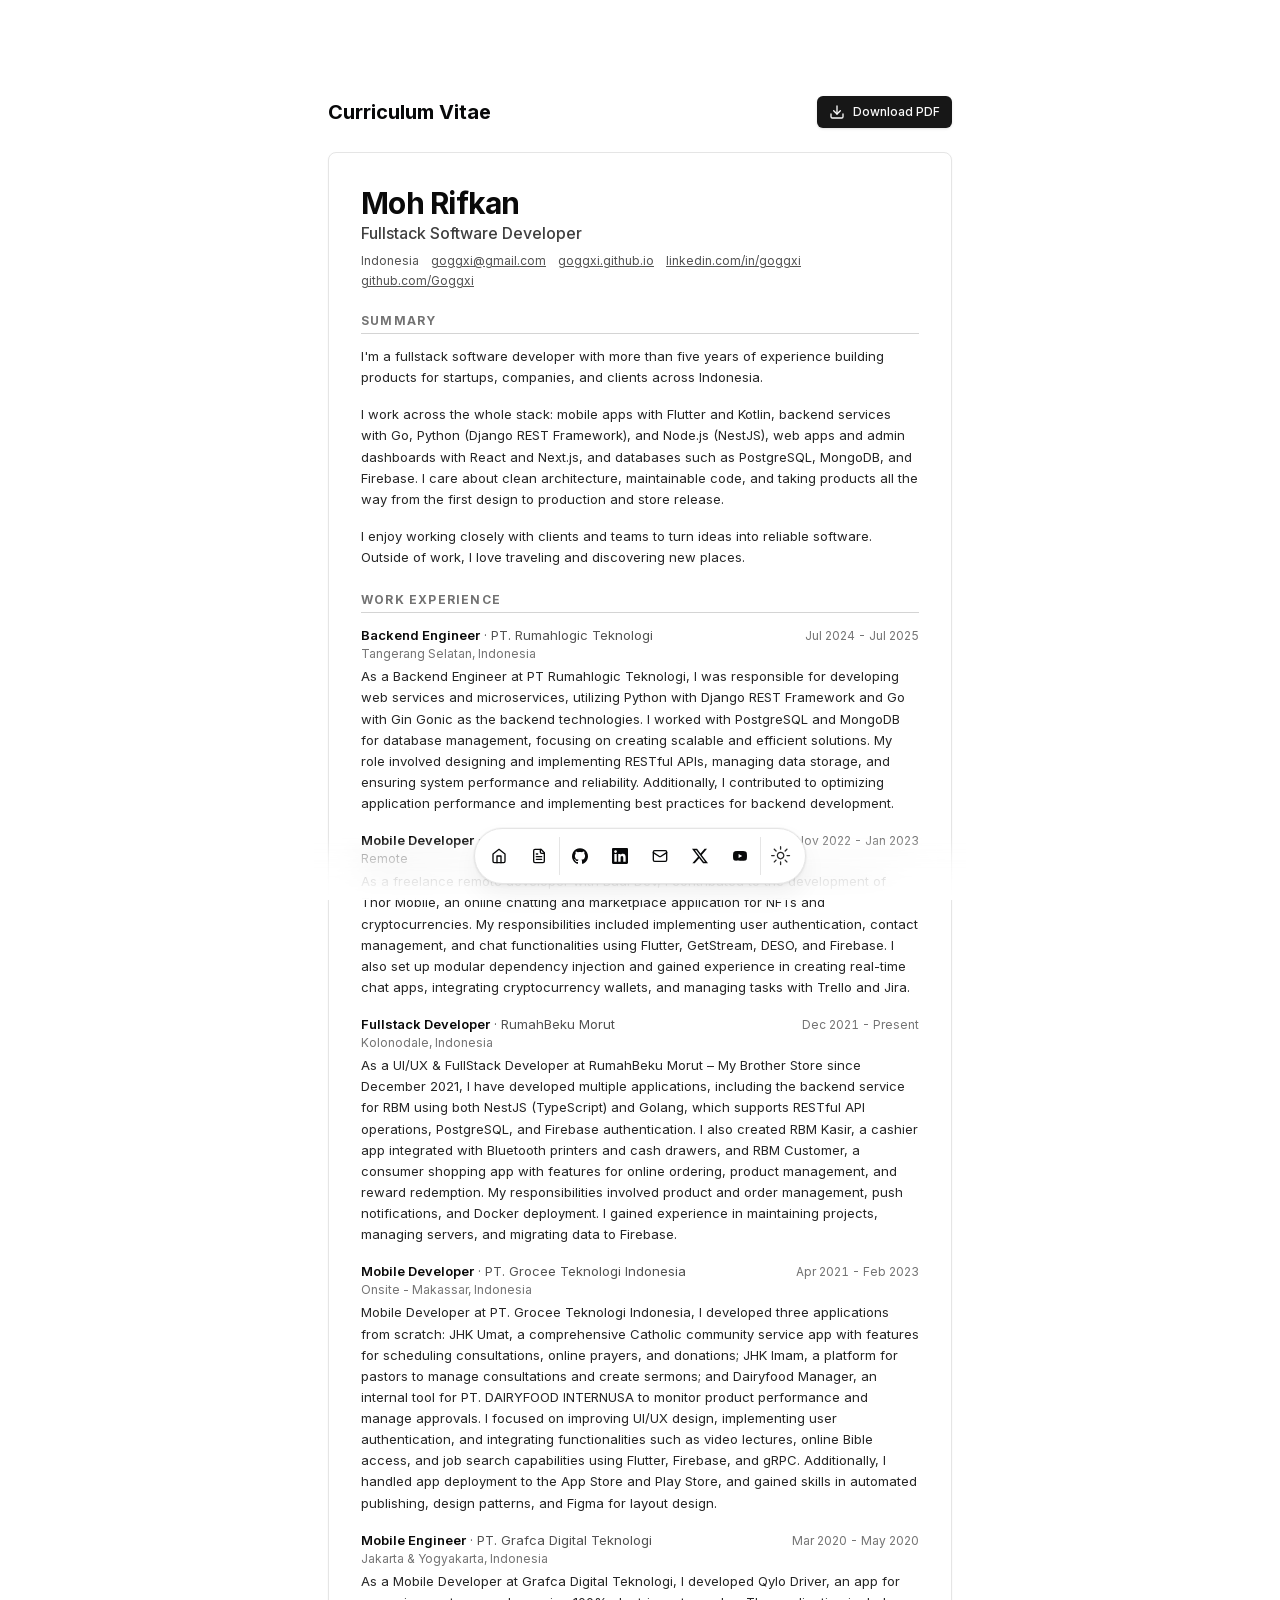
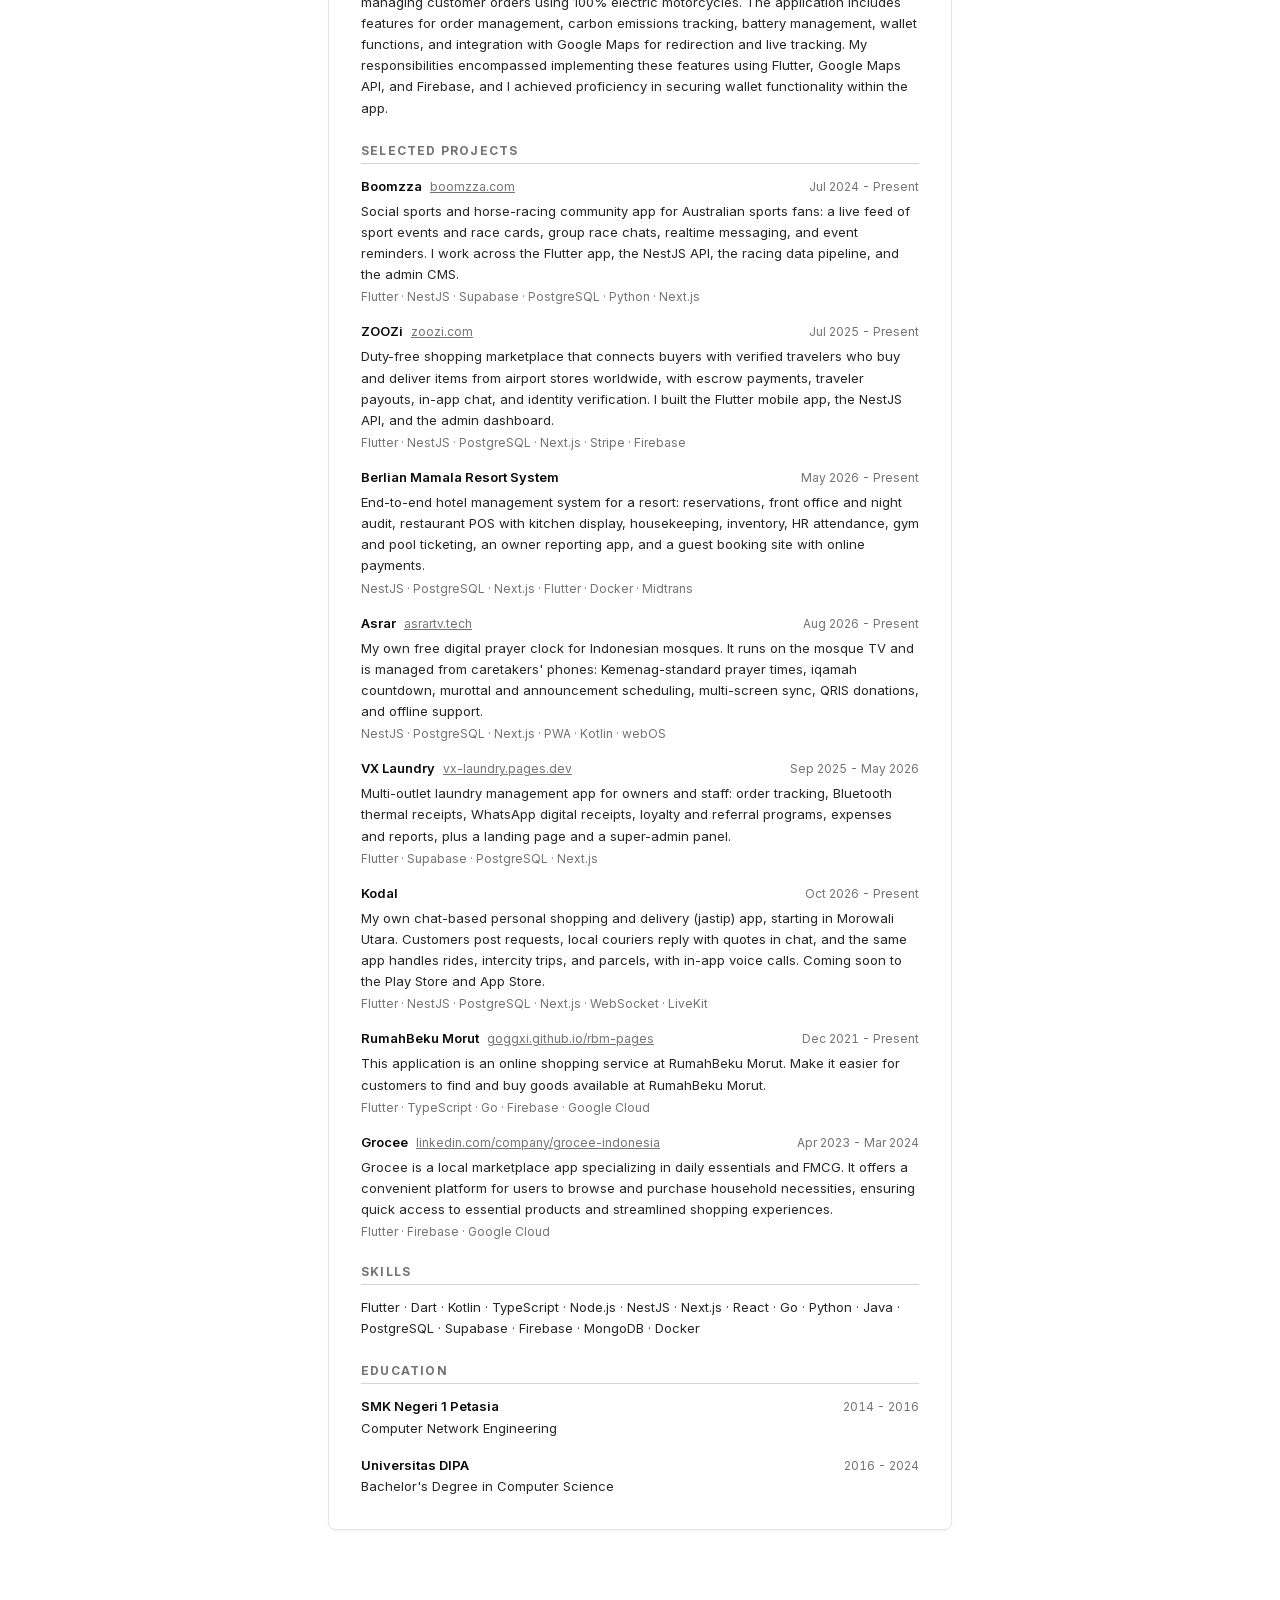
<file: cv.html>
<!DOCTYPE html><html lang="en"><head><meta charSet="utf-8"/><meta name="viewport" content="width=device-width, initial-scale=1"/><link rel="preload" href="/_next/static/media/e4af272ccee01ff0-s.p.woff2" as="font" crossorigin="" type="font/woff2"/><link rel="stylesheet" href="/_next/static/css/3561b02660a1b08a.css" data-precedence="next"/><link rel="preload" as="script" fetchPriority="low" href="/_next/static/chunks/webpack-443657aa38d3177a.js"/><script src="/_next/static/chunks/2200cc46-b3ffd6a0ef3409b4.js" async=""></script><script src="/_next/static/chunks/945-1446358d669e7d98.js" async=""></script><script src="/_next/static/chunks/main-app-37c1f2adc10388d4.js" async=""></script><script src="/_next/static/chunks/84fbfe7f-ae091a9ea46450ab.js" async=""></script><script src="/_next/static/chunks/979-8e12e5355ba72420.js" async=""></script><script src="/_next/static/chunks/818-895c7cfdf22c71e0.js" async=""></script><script src="/_next/static/chunks/app/layout-b5121c41922bb73b.js" async=""></script><script src="/_next/static/chunks/763-7ac6dc897543e3fb.js" async=""></script><script src="/_next/static/chunks/app/page-5c13341781e400e3.js" async=""></script><title>CV | Moh Rifkan</title><meta name="description" content="Curriculum vitae of Moh Rifkan, Fullstack Software Developer."/><meta name="robots" content="index, follow"/><meta name="googlebot" content="index, follow, max-video-preview:-1, max-image-preview:large, max-snippet:-1"/><meta property="og:title" content="Moh Rifkan"/><meta property="og:description" content="I build web, mobile, and backend products end to end, from API design and databases to apps shipped on the Play Store and App Store."/><meta property="og:url" content="https://goggxi.github.io"/><meta property="og:site_name" content="Moh Rifkan"/><meta property="og:locale" content="en_US"/><meta property="og:type" content="website"/><meta name="twitter:card" content="summary_large_image"/><meta name="twitter:title" content="Moh Rifkan"/><meta name="twitter:description" content="I build web, mobile, and backend products end to end, from API design and databases to apps shipped on the Play Store and App Store."/><link rel="icon" href="/favicon.ico" type="image/x-icon" sizes="460x460"/><meta name="next-size-adjust"/><script src="/_next/static/chunks/polyfills-42372ed130431b0a.js" noModule=""></script></head><body class="min-h-screen bg-background font-sans antialiased max-w-2xl mx-auto py-12 sm:py-24 px-6 print:max-w-none print:p-0 __variable_d8ebd1"><script>!function(){try{var d=document.documentElement,c=d.classList;c.remove('light','dark');var e=localStorage.getItem('theme');if('system'===e||(!e&&false)){var t='(prefers-color-scheme: dark)',m=window.matchMedia(t);if(m.media!==t||m.matches){d.style.colorScheme = 'dark';c.add('dark')}else{d.style.colorScheme = 'light';c.add('light')}}else if(e){c.add(e|| '')}else{c.add('light')}if(e==='light'||e==='dark'||!e)d.style.colorScheme=e||'light'}catch(e){}}()</script><main class="space-y-6"><div class="flex items-center justify-between print:hidden"><h1 class="text-xl font-bold">Curriculum Vitae</h1><a href="/Moh-Rifkan-CV.pdf" download="" class="inline-flex items-center justify-center whitespace-nowrap font-medium transition-colors focus-visible:outline-none focus-visible:ring-1 focus-visible:ring-ring disabled:pointer-events-none disabled:opacity-50 bg-primary text-primary-foreground shadow hover:bg-primary/90 h-8 rounded-md px-3 text-xs gap-2"><svg xmlns="http://www.w3.org/2000/svg" width="24" height="24" viewBox="0 0 24 24" fill="none" stroke="currentColor" stroke-width="2" stroke-linecap="round" stroke-linejoin="round" class="lucide lucide-download size-4"><path d="M21 15v4a2 2 0 0 1-2 2H5a2 2 0 0 1-2-2v-4"></path><polyline points="7 10 12 15 17 10"></polyline><line x1="12" x2="12" y1="15" y2="3"></line></svg>Download PDF</a></div><article class="rounded-lg border bg-white p-8 text-[13px] leading-relaxed text-neutral-800 shadow-sm print:rounded-none print:border-0 print:p-0 print:shadow-none"><header><h1 class="text-3xl font-bold tracking-tight text-neutral-950">Moh Rifkan</h1><p class="text-base font-medium text-neutral-700">Fullstack Software Developer</p><p class="mt-2 flex flex-wrap gap-x-3 gap-y-1 text-xs text-neutral-600"><span>Indonesia</span><a href="mailto:goggxi@gmail.com" class="underline">goggxi@gmail.com</a><a href="https://goggxi.github.io" class="underline">goggxi.github.io</a><a href="https://linkedin.com/in/goggxi" class="underline">linkedin.com/in/goggxi</a><a href="https://github.com/Goggxi" class="underline">github.com/Goggxi</a></p></header><section class="mt-6"><h2 class="mb-3 border-b border-neutral-300 pb-1 text-xs font-bold uppercase tracking-widest text-neutral-500">Summary</h2><div class="space-y-4"><p>I&#x27;m a fullstack software developer with more than five years of experience building products for startups, companies, and clients across Indonesia.</p><p>I work across the whole stack: mobile apps with Flutter and Kotlin, backend services with Go, Python (Django REST Framework), and Node.js (NestJS), web apps and admin dashboards with React and Next.js, and databases such as PostgreSQL, MongoDB, and Firebase. I care about clean architecture, maintainable code, and taking products all the way from the first design to production and store release.</p><p>I enjoy working closely with clients and teams to turn ideas into reliable software. Outside of work, I love traveling and discovering new places.</p></div></section><section class="mt-6"><h2 class="mb-3 border-b border-neutral-300 pb-1 text-xs font-bold uppercase tracking-widest text-neutral-500">Work Experience</h2><div class="space-y-4"><div class="break-inside-avoid"><div class="flex items-baseline justify-between gap-4"><h3 class="font-semibold text-neutral-950">Backend Engineer<span class="font-normal text-neutral-600"> <!-- -->· <!-- -->PT. Rumahlogic Teknologi</span></h3><span class="shrink-0 text-xs tabular-nums text-neutral-500">Jul 2024<!-- --> - <!-- -->Jul 2025</span></div><p class="text-xs text-neutral-500">Tangerang Selatan, Indonesia</p><p class="mt-1">As a Backend Engineer at PT Rumahlogic Teknologi, I was responsible for developing web services and microservices, utilizing Python with Django REST Framework and Go with Gin Gonic as the backend technologies. I worked with PostgreSQL and MongoDB for database management, focusing on creating scalable and efficient solutions. My role involved designing and implementing RESTful APIs, managing data storage, and ensuring system performance and reliability. Additionally, I contributed to optimizing application performance and implementing best practices for backend development.</p></div><div class="break-inside-avoid"><div class="flex items-baseline justify-between gap-4"><h3 class="font-semibold text-neutral-950">Mobile Developer<span class="font-normal text-neutral-600"> <!-- -->· <!-- -->Budi Dev</span></h3><span class="shrink-0 text-xs tabular-nums text-neutral-500">Nov 2022<!-- --> - <!-- -->Jan 2023</span></div><p class="text-xs text-neutral-500">Remote</p><p class="mt-1">As a freelance remote developer with Budi Dev, I contributed to the development of Thor Mobile, an online chatting and marketplace application for NFTs and cryptocurrencies. My responsibilities included implementing user authentication, contact management, and chat functionalities using Flutter, GetStream, DESO, and Firebase. I also set up modular dependency injection and gained experience in creating real-time chat apps, integrating cryptocurrency wallets, and managing tasks with Trello and Jira.</p></div><div class="break-inside-avoid"><div class="flex items-baseline justify-between gap-4"><h3 class="font-semibold text-neutral-950">Fullstack Developer<span class="font-normal text-neutral-600"> <!-- -->· <!-- -->RumahBeku Morut</span></h3><span class="shrink-0 text-xs tabular-nums text-neutral-500">Dec 2021<!-- --> - <!-- -->Present</span></div><p class="text-xs text-neutral-500">Kolonodale, Indonesia</p><p class="mt-1">As a UI/UX &amp; FullStack Developer at RumahBeku Morut – My Brother Store since December 2021, I have developed multiple applications, including the backend service for RBM using both NestJS (TypeScript) and Golang, which supports RESTful API operations, PostgreSQL, and Firebase authentication. I also created RBM Kasir, a cashier app integrated with Bluetooth printers and cash drawers, and RBM Customer, a consumer shopping app with features for online ordering, product management, and reward redemption. My responsibilities involved product and order management, push notifications, and Docker deployment. I gained experience in maintaining projects, managing servers, and migrating data to Firebase.</p></div><div class="break-inside-avoid"><div class="flex items-baseline justify-between gap-4"><h3 class="font-semibold text-neutral-950">Mobile Developer<span class="font-normal text-neutral-600"> <!-- -->· <!-- -->PT. Grocee Teknologi Indonesia</span></h3><span class="shrink-0 text-xs tabular-nums text-neutral-500">Apr 2021<!-- --> - <!-- -->Feb 2023</span></div><p class="text-xs text-neutral-500">Onsite - Makassar, Indonesia</p><p class="mt-1">Mobile Developer at PT. Grocee Teknologi Indonesia, I developed three applications from scratch: JHK Umat, a comprehensive Catholic community service app with features for scheduling consultations, online prayers, and donations; JHK Imam, a platform for pastors to manage consultations and create sermons; and Dairyfood Manager, an internal tool for PT. DAIRYFOOD INTERNUSA to monitor product performance and manage approvals. I focused on improving UI/UX design, implementing user authentication, and integrating functionalities such as video lectures, online Bible access, and job search capabilities using Flutter, Firebase, and gRPC. Additionally, I handled app deployment to the App Store and Play Store, and gained skills in automated publishing, design patterns, and Figma for layout design.</p></div><div class="break-inside-avoid"><div class="flex items-baseline justify-between gap-4"><h3 class="font-semibold text-neutral-950">Mobile Engineer<span class="font-normal text-neutral-600"> <!-- -->· <!-- -->PT. Grafca Digital Teknologi</span></h3><span class="shrink-0 text-xs tabular-nums text-neutral-500">Mar 2020<!-- --> - <!-- -->May 2020</span></div><p class="text-xs text-neutral-500">Jakarta &amp; Yogyakarta, Indonesia</p><p class="mt-1">As a Mobile Developer at Grafca Digital Teknologi, I developed Qylo Driver, an app for managing customer orders using 100% electric motorcycles. The application includes features for order management, carbon emissions tracking, battery management, wallet functions, and integration with Google Maps for redirection and live tracking. My responsibilities encompassed implementing these features using Flutter, Google Maps API, and Firebase, and I achieved proficiency in securing wallet functionality within the app.</p></div></div></section><section class="mt-6"><h2 class="mb-3 border-b border-neutral-300 pb-1 text-xs font-bold uppercase tracking-widest text-neutral-500">Selected Projects</h2><div class="space-y-4"><div class="break-inside-avoid"><div class="flex items-baseline justify-between gap-4"><h3 class="font-semibold text-neutral-950">Boomzza<a href="https://www.boomzza.com" class="ml-2 text-xs font-normal text-neutral-500 underline">boomzza.com</a></h3><span class="shrink-0 text-xs tabular-nums text-neutral-500">Jul 2024 - Present</span></div><p class="mt-1">Social sports and horse-racing community app for Australian sports fans: a live feed of sport events and race cards, group race chats, realtime messaging, and event reminders. I work across the Flutter app, the NestJS API, the racing data pipeline, and the admin CMS.</p><p class="mt-1 text-xs text-neutral-500">Flutter · NestJS · Supabase · PostgreSQL · Python · Next.js</p></div><div class="break-inside-avoid"><div class="flex items-baseline justify-between gap-4"><h3 class="font-semibold text-neutral-950">ZOOZi<a href="https://www.zoozi.com" class="ml-2 text-xs font-normal text-neutral-500 underline">zoozi.com</a></h3><span class="shrink-0 text-xs tabular-nums text-neutral-500">Jul 2025 - Present</span></div><p class="mt-1">Duty-free shopping marketplace that connects buyers with verified travelers who buy and deliver items from airport stores worldwide, with escrow payments, traveler payouts, in-app chat, and identity verification. I built the Flutter mobile app, the NestJS API, and the admin dashboard.</p><p class="mt-1 text-xs text-neutral-500">Flutter · NestJS · PostgreSQL · Next.js · Stripe · Firebase</p></div><div class="break-inside-avoid"><div class="flex items-baseline justify-between gap-4"><h3 class="font-semibold text-neutral-950">Berlian Mamala Resort System</h3><span class="shrink-0 text-xs tabular-nums text-neutral-500">May 2026 - Present</span></div><p class="mt-1">End-to-end hotel management system for a resort: reservations, front office and night audit, restaurant POS with kitchen display, housekeeping, inventory, HR attendance, gym and pool ticketing, an owner reporting app, and a guest booking site with online payments.</p><p class="mt-1 text-xs text-neutral-500">NestJS · PostgreSQL · Next.js · Flutter · Docker · Midtrans</p></div><div class="break-inside-avoid"><div class="flex items-baseline justify-between gap-4"><h3 class="font-semibold text-neutral-950">Asrar<a href="https://asrartv.tech" class="ml-2 text-xs font-normal text-neutral-500 underline">asrartv.tech</a></h3><span class="shrink-0 text-xs tabular-nums text-neutral-500">Aug 2026 - Present</span></div><p class="mt-1">My own free digital prayer clock for Indonesian mosques. It runs on the mosque TV and is managed from caretakers&#x27; phones: Kemenag-standard prayer times, iqamah countdown, murottal and announcement scheduling, multi-screen sync, QRIS donations, and offline support.</p><p class="mt-1 text-xs text-neutral-500">NestJS · PostgreSQL · Next.js · PWA · Kotlin · webOS</p></div><div class="break-inside-avoid"><div class="flex items-baseline justify-between gap-4"><h3 class="font-semibold text-neutral-950">VX Laundry<a href="https://vx-laundry.pages.dev" class="ml-2 text-xs font-normal text-neutral-500 underline">vx-laundry.pages.dev</a></h3><span class="shrink-0 text-xs tabular-nums text-neutral-500">Sep 2025 - May 2026</span></div><p class="mt-1">Multi-outlet laundry management app for owners and staff: order tracking, Bluetooth thermal receipts, WhatsApp digital receipts, loyalty and referral programs, expenses and reports, plus a landing page and a super-admin panel.</p><p class="mt-1 text-xs text-neutral-500">Flutter · Supabase · PostgreSQL · Next.js</p></div><div class="break-inside-avoid"><div class="flex items-baseline justify-between gap-4"><h3 class="font-semibold text-neutral-950">Kodal</h3><span class="shrink-0 text-xs tabular-nums text-neutral-500">Oct 2026 - Present</span></div><p class="mt-1">My own chat-based personal shopping and delivery (jastip) app, starting in Morowali Utara. Customers post requests, local couriers reply with quotes in chat, and the same app handles rides, intercity trips, and parcels, with in-app voice calls. Coming soon to the Play Store and App Store.</p><p class="mt-1 text-xs text-neutral-500">Flutter · NestJS · PostgreSQL · Next.js · WebSocket · LiveKit</p></div><div class="break-inside-avoid"><div class="flex items-baseline justify-between gap-4"><h3 class="font-semibold text-neutral-950">RumahBeku Morut<a href="https://goggxi.github.io/rbm-pages/" class="ml-2 text-xs font-normal text-neutral-500 underline">goggxi.github.io/rbm-pages</a></h3><span class="shrink-0 text-xs tabular-nums text-neutral-500">Dec 2021 - Present</span></div><p class="mt-1">This application is an online shopping service at RumahBeku Morut. Make it easier for customers to find and buy goods available at RumahBeku Morut.</p><p class="mt-1 text-xs text-neutral-500">Flutter · TypeScript · Go · Firebase · Google Cloud</p></div><div class="break-inside-avoid"><div class="flex items-baseline justify-between gap-4"><h3 class="font-semibold text-neutral-950">Grocee<a href="https://www.linkedin.com/company/grocee-indonesia/" class="ml-2 text-xs font-normal text-neutral-500 underline">linkedin.com/company/grocee-indonesia</a></h3><span class="shrink-0 text-xs tabular-nums text-neutral-500">Apr 2023 - Mar 2024</span></div><p class="mt-1">Grocee is a local marketplace app specializing in daily essentials and FMCG. It offers a convenient platform for users to browse and purchase household necessities, ensuring quick access to essential products and streamlined shopping experiences.</p><p class="mt-1 text-xs text-neutral-500">Flutter · Firebase · Google Cloud</p></div></div></section><section class="mt-6"><h2 class="mb-3 border-b border-neutral-300 pb-1 text-xs font-bold uppercase tracking-widest text-neutral-500">Skills</h2><div class="space-y-4"><p>Flutter · Dart · Kotlin · TypeScript · Node.js · NestJS · Next.js · React · Go · Python · Java · PostgreSQL · Supabase · Firebase · MongoDB · Docker</p></div></section><section class="mt-6"><h2 class="mb-3 border-b border-neutral-300 pb-1 text-xs font-bold uppercase tracking-widest text-neutral-500">Education</h2><div class="space-y-4"><div class="flex items-baseline justify-between gap-4 break-inside-avoid"><div><h3 class="font-semibold text-neutral-950">SMK Negeri 1 Petasia</h3><p>Computer Network Engineering</p></div><span class="shrink-0 text-xs tabular-nums text-neutral-500">2014<!-- --> - <!-- -->2016</span></div><div class="flex items-baseline justify-between gap-4 break-inside-avoid"><div><h3 class="font-semibold text-neutral-950">Universitas DIPA</h3><p>Bachelor&#x27;s Degree in Computer Science</p></div><span class="shrink-0 text-xs tabular-nums text-neutral-500">2016<!-- --> - <!-- -->2024</span></div></div></section></article></main><div class="pointer-events-none fixed inset-x-0 bottom-0 z-30 mx-auto mb-4 flex origin-bottom h-full max-h-14 print:hidden"><div class="fixed bottom-0 inset-x-0 h-16 w-full bg-background to-transparent backdrop-blur-lg [-webkit-mask-image:linear-gradient(to_top,black,transparent)] dark:bg-background"></div><div class="w-max p-2 rounded-full border z-50 pointer-events-auto relative mx-auto flex min-h-full h-full items-center px-1 bg-background [box-shadow:0_0_0_1px_rgba(0,0,0,.03),0_2px_4px_rgba(0,0,0,.05),0_12px_24px_rgba(0,0,0,.05)] transform-gpu dark:[border:1px_solid_rgba(255,255,255,.1)] dark:[box-shadow:0_-20px_80px_-20px_#ffffff1f_inset]"><div class="flex aspect-square cursor-pointer items-center justify-center rounded-full" style="width:40px"><a class="inline-flex items-center justify-center whitespace-nowrap text-sm font-medium transition-colors focus-visible:outline-none focus-visible:ring-1 focus-visible:ring-ring disabled:pointer-events-none disabled:opacity-50 hover:bg-accent hover:text-accent-foreground rounded-full size-12" data-state="closed" href="/"><svg xmlns="http://www.w3.org/2000/svg" width="24" height="24" viewBox="0 0 24 24" fill="none" stroke="currentColor" stroke-width="2" stroke-linecap="round" stroke-linejoin="round" class="lucide lucide-home size-4"><path d="m3 9 9-7 9 7v11a2 2 0 0 1-2 2H5a2 2 0 0 1-2-2z"></path><polyline points="9 22 9 12 15 12 15 22"></polyline></svg></a></div><div class="flex aspect-square cursor-pointer items-center justify-center rounded-full" style="width:40px"><a class="inline-flex items-center justify-center whitespace-nowrap text-sm font-medium transition-colors focus-visible:outline-none focus-visible:ring-1 focus-visible:ring-ring disabled:pointer-events-none disabled:opacity-50 hover:bg-accent hover:text-accent-foreground rounded-full size-12" data-state="closed" href="/cv"><svg xmlns="http://www.w3.org/2000/svg" width="24" height="24" viewBox="0 0 24 24" fill="none" stroke="currentColor" stroke-width="2" stroke-linecap="round" stroke-linejoin="round" class="lucide lucide-file-text size-4"><path d="M15 2H6a2 2 0 0 0-2 2v16a2 2 0 0 0 2 2h12a2 2 0 0 0 2-2V7Z"></path><path d="M14 2v4a2 2 0 0 0 2 2h4"></path><path d="M10 9H8"></path><path d="M16 13H8"></path><path d="M16 17H8"></path></svg></a></div><div data-orientation="vertical" role="none" class="shrink-0 bg-border w-[1px] h-full" mousex="[object Object]" magnification="60" distance="140"></div><div class="flex aspect-square cursor-pointer items-center justify-center rounded-full" style="width:40px"><a href="https://github.com/Goggxi" target="_blank" rel="noopener noreferrer" class="inline-flex items-center justify-center whitespace-nowrap text-sm font-medium transition-colors focus-visible:outline-none focus-visible:ring-1 focus-visible:ring-ring disabled:pointer-events-none disabled:opacity-50 hover:bg-accent hover:text-accent-foreground rounded-full size-12" data-state="closed"><svg viewBox="0 0 438.549 438.549" class="size-4"><path fill="currentColor" d="M409.132 114.573c-19.608-33.596-46.205-60.194-79.798-79.8-33.598-19.607-70.277-29.408-110.063-29.408-39.781 0-76.472 9.804-110.063 29.408-33.596 19.605-60.192 46.204-79.8 79.8C9.803 148.168 0 184.854 0 224.63c0 47.78 13.94 90.745 41.827 128.906 27.884 38.164 63.906 64.572 108.063 79.227 5.14.954 8.945.283 11.419-1.996 2.475-2.282 3.711-5.14 3.711-8.562 0-.571-.049-5.708-.144-15.417a2549.81 2549.81 0 01-.144-25.406l-6.567 1.136c-4.187.767-9.469 1.092-15.846 1-6.374-.089-12.991-.757-19.842-1.999-6.854-1.231-13.229-4.086-19.13-8.559-5.898-4.473-10.085-10.328-12.56-17.556l-2.855-6.57c-1.903-4.374-4.899-9.233-8.992-14.559-4.093-5.331-8.232-8.945-12.419-10.848l-1.999-1.431c-1.332-.951-2.568-2.098-3.711-3.429-1.142-1.331-1.997-2.663-2.568-3.997-.572-1.335-.098-2.43 1.427-3.289 1.525-.859 4.281-1.276 8.28-1.276l5.708.853c3.807.763 8.516 3.042 14.133 6.851 5.614 3.806 10.229 8.754 13.846 14.842 4.38 7.806 9.657 13.754 15.846 17.847 6.184 4.093 12.419 6.136 18.699 6.136 6.28 0 11.704-.476 16.274-1.423 4.565-.952 8.848-2.383 12.847-4.285 1.713-12.758 6.377-22.559 13.988-29.41-10.848-1.14-20.601-2.857-29.264-5.14-8.658-2.286-17.605-5.996-26.835-11.14-9.235-5.137-16.896-11.516-22.985-19.126-6.09-7.614-11.088-17.61-14.987-29.979-3.901-12.374-5.852-26.648-5.852-42.826 0-23.035 7.52-42.637 22.557-58.817-7.044-17.318-6.379-36.732 1.997-58.24 5.52-1.715 13.706-.428 24.554 3.853 10.85 4.283 18.794 7.952 23.84 10.994 5.046 3.041 9.089 5.618 12.135 7.708 17.705-4.947 35.976-7.421 54.818-7.421s37.117 2.474 54.823 7.421l10.849-6.849c7.419-4.57 16.18-8.758 26.262-12.565 10.088-3.805 17.802-4.853 23.134-3.138 8.562 21.509 9.325 40.922 2.279 58.24 15.036 16.18 22.559 35.787 22.559 58.817 0 16.178-1.958 30.497-5.853 42.966-3.9 12.471-8.941 22.457-15.125 29.979-6.191 7.521-13.901 13.85-23.131 18.986-9.232 5.14-18.182 8.85-26.84 11.136-8.662 2.286-18.415 4.004-29.263 5.146 9.894 8.562 14.842 22.077 14.842 40.539v60.237c0 3.422 1.19 6.279 3.572 8.562 2.379 2.279 6.136 2.95 11.276 1.995 44.163-14.653 80.185-41.062 108.068-79.226 27.88-38.161 41.825-81.126 41.825-128.906-.01-39.771-9.818-76.454-29.414-110.049z"></path></svg></a></div><div class="flex aspect-square cursor-pointer items-center justify-center rounded-full" style="width:40px"><a href="https://linkedin.com/in/goggxi" target="_blank" rel="noopener noreferrer" class="inline-flex items-center justify-center whitespace-nowrap text-sm font-medium transition-colors focus-visible:outline-none focus-visible:ring-1 focus-visible:ring-ring disabled:pointer-events-none disabled:opacity-50 hover:bg-accent hover:text-accent-foreground rounded-full size-12" data-state="closed"><svg viewBox="0 0 24 24" xmlns="http://www.w3.org/2000/svg" class="size-4"><title>LinkedIn</title><path fill="currentColor" d="M20.447 20.452h-3.554v-5.569c0-1.328-.027-3.037-1.852-3.037-1.853 0-2.136 1.445-2.136 2.939v5.667H9.351V9h3.414v1.561h.046c.477-.9 1.637-1.85 3.37-1.85 3.601 0 4.267 2.37 4.267 5.455v6.286zM5.337 7.433c-1.144 0-2.063-.926-2.063-2.065 0-1.138.92-2.063 2.063-2.063 1.14 0 2.064.925 2.064 2.063 0 1.139-.925 2.065-2.064 2.065zm1.782 13.019H3.555V9h3.564v11.452zM22.225 0H1.771C.792 0 0 .774 0 1.729v20.542C0 23.227.792 24 1.771 24h20.451C23.2 24 24 23.227 24 22.271V1.729C24 .774 23.2 0 22.222 0h.003z"></path></svg></a></div><div class="flex aspect-square cursor-pointer items-center justify-center rounded-full" style="width:40px"><a href="mailto:goggxi@gmail.com" class="inline-flex items-center justify-center whitespace-nowrap text-sm font-medium transition-colors focus-visible:outline-none focus-visible:ring-1 focus-visible:ring-ring disabled:pointer-events-none disabled:opacity-50 hover:bg-accent hover:text-accent-foreground rounded-full size-12" data-state="closed"><svg xmlns="http://www.w3.org/2000/svg" width="24" height="24" viewBox="0 0 24 24" fill="none" stroke="currentColor" stroke-width="2" stroke-linecap="round" stroke-linejoin="round" class="lucide lucide-mail size-4"><rect width="20" height="16" x="2" y="4" rx="2"></rect><path d="m22 7-8.97 5.7a1.94 1.94 0 0 1-2.06 0L2 7"></path></svg></a></div><div class="flex aspect-square cursor-pointer items-center justify-center rounded-full" style="width:40px"><a href="https://x.com/moh_rifkan" target="_blank" rel="noopener noreferrer" class="inline-flex items-center justify-center whitespace-nowrap text-sm font-medium transition-colors focus-visible:outline-none focus-visible:ring-1 focus-visible:ring-ring disabled:pointer-events-none disabled:opacity-50 hover:bg-accent hover:text-accent-foreground rounded-full size-12" data-state="closed"><svg viewBox="0 0 24 24" xmlns="http://www.w3.org/2000/svg" class="size-4"><title>X</title><path fill="currentColor" d="M18.901 1.153h3.68l-8.04 9.19L24 22.846h-7.406l-5.8-7.584-6.638 7.584H.474l8.6-9.83L0 1.154h7.594l5.243 6.932ZM17.61 20.644h2.039L6.486 3.24H4.298Z"></path></svg></a></div><div class="flex aspect-square cursor-pointer items-center justify-center rounded-full" style="width:40px"><a href="https://www.youtube.com/@moh_rifkan" target="_blank" rel="noopener noreferrer" class="inline-flex items-center justify-center whitespace-nowrap text-sm font-medium transition-colors focus-visible:outline-none focus-visible:ring-1 focus-visible:ring-ring disabled:pointer-events-none disabled:opacity-50 hover:bg-accent hover:text-accent-foreground rounded-full size-12" data-state="closed"><svg width="32px" height="32px" viewBox="0 0 32 32" fill="currentColor" xmlns="http://www.w3.org/2000/svg" class="size-4"><title>youtube</title><path d="M29.41,9.26a3.5,3.5,0,0,0-2.47-2.47C24.76,6.2,16,6.2,16,6.2s-8.76,0-10.94.59A3.5,3.5,0,0,0,2.59,9.26,36.13,36.13,0,0,0,2,16a36.13,36.13,0,0,0,.59,6.74,3.5,3.5,0,0,0,2.47,2.47C7.24,25.8,16,25.8,16,25.8s8.76,0,10.94-.59a3.5,3.5,0,0,0,2.47-2.47A36.13,36.13,0,0,0,30,16,36.13,36.13,0,0,0,29.41,9.26ZM13.2,20.2V11.8L20.47,16Z"></path></svg></a></div><div data-orientation="vertical" role="none" class="shrink-0 bg-border w-[1px] h-full py-2" mousex="[object Object]" magnification="60" distance="140"></div><div class="flex aspect-square cursor-pointer items-center justify-center rounded-full" style="width:40px"><button class="inline-flex items-center justify-center whitespace-nowrap text-sm font-medium transition-colors focus-visible:outline-none focus-visible:ring-1 focus-visible:ring-ring disabled:pointer-events-none disabled:opacity-50 hover:bg-accent hover:text-accent-foreground h-9 w-9 rounded-full px-2" type="button"><svg width="15" height="15" viewBox="0 0 15 15" fill="none" xmlns="http://www.w3.org/2000/svg" class="h-[1.2rem] w-[1.2rem] text-neutral-800 dark:hidden dark:text-neutral-200"><path d="M7.5 0C7.77614 0 8 0.223858 8 0.5V2.5C8 2.77614 7.77614 3 7.5 3C7.22386 3 7 2.77614 7 2.5V0.5C7 0.223858 7.22386 0 7.5 0ZM2.1967 2.1967C2.39196 2.00144 2.70854 2.00144 2.90381 2.1967L4.31802 3.61091C4.51328 3.80617 4.51328 4.12276 4.31802 4.31802C4.12276 4.51328 3.80617 4.51328 3.61091 4.31802L2.1967 2.90381C2.00144 2.70854 2.00144 2.39196 2.1967 2.1967ZM0.5 7C0.223858 7 0 7.22386 0 7.5C0 7.77614 0.223858 8 0.5 8H2.5C2.77614 8 3 7.77614 3 7.5C3 7.22386 2.77614 7 2.5 7H0.5ZM2.1967 12.8033C2.00144 12.608 2.00144 12.2915 2.1967 12.0962L3.61091 10.682C3.80617 10.4867 4.12276 10.4867 4.31802 10.682C4.51328 10.8772 4.51328 11.1938 4.31802 11.3891L2.90381 12.8033C2.70854 12.9986 2.39196 12.9986 2.1967 12.8033ZM12.5 7C12.2239 7 12 7.22386 12 7.5C12 7.77614 12.2239 8 12.5 8H14.5C14.7761 8 15 7.77614 15 7.5C15 7.22386 14.7761 7 14.5 7H12.5ZM10.682 4.31802C10.4867 4.12276 10.4867 3.80617 10.682 3.61091L12.0962 2.1967C12.2915 2.00144 12.608 2.00144 12.8033 2.1967C12.9986 2.39196 12.9986 2.70854 12.8033 2.90381L11.3891 4.31802C11.1938 4.51328 10.8772 4.51328 10.682 4.31802ZM8 12.5C8 12.2239 7.77614 12 7.5 12C7.22386 12 7 12.2239 7 12.5V14.5C7 14.7761 7.22386 15 7.5 15C7.77614 15 8 14.7761 8 14.5V12.5ZM10.682 10.682C10.8772 10.4867 11.1938 10.4867 11.3891 10.682L12.8033 12.0962C12.9986 12.2915 12.9986 12.608 12.8033 12.8033C12.608 12.9986 12.2915 12.9986 12.0962 12.8033L10.682 11.3891C10.4867 11.1938 10.4867 10.8772 10.682 10.682ZM5.5 7.5C5.5 6.39543 6.39543 5.5 7.5 5.5C8.60457 5.5 9.5 6.39543 9.5 7.5C9.5 8.60457 8.60457 9.5 7.5 9.5C6.39543 9.5 5.5 8.60457 5.5 7.5ZM7.5 4.5C5.84315 4.5 4.5 5.84315 4.5 7.5C4.5 9.15685 5.84315 10.5 7.5 10.5C9.15685 10.5 10.5 9.15685 10.5 7.5C10.5 5.84315 9.15685 4.5 7.5 4.5Z" fill="currentColor" fill-rule="evenodd" clip-rule="evenodd"></path></svg><svg width="15" height="15" viewBox="0 0 15 15" fill="none" xmlns="http://www.w3.org/2000/svg" class="hidden h-[1.2rem] w-[1.2rem] text-neutral-800 dark:block dark:text-neutral-200"><path d="M2.89998 0.499976C2.89998 0.279062 2.72089 0.0999756 2.49998 0.0999756C2.27906 0.0999756 2.09998 0.279062 2.09998 0.499976V1.09998H1.49998C1.27906 1.09998 1.09998 1.27906 1.09998 1.49998C1.09998 1.72089 1.27906 1.89998 1.49998 1.89998H2.09998V2.49998C2.09998 2.72089 2.27906 2.89998 2.49998 2.89998C2.72089 2.89998 2.89998 2.72089 2.89998 2.49998V1.89998H3.49998C3.72089 1.89998 3.89998 1.72089 3.89998 1.49998C3.89998 1.27906 3.72089 1.09998 3.49998 1.09998H2.89998V0.499976ZM5.89998 3.49998C5.89998 3.27906 5.72089 3.09998 5.49998 3.09998C5.27906 3.09998 5.09998 3.27906 5.09998 3.49998V4.09998H4.49998C4.27906 4.09998 4.09998 4.27906 4.09998 4.49998C4.09998 4.72089 4.27906 4.89998 4.49998 4.89998H5.09998V5.49998C5.09998 5.72089 5.27906 5.89998 5.49998 5.89998C5.72089 5.89998 5.89998 5.72089 5.89998 5.49998V4.89998H6.49998C6.72089 4.89998 6.89998 4.72089 6.89998 4.49998C6.89998 4.27906 6.72089 4.09998 6.49998 4.09998H5.89998V3.49998ZM1.89998 6.49998C1.89998 6.27906 1.72089 6.09998 1.49998 6.09998C1.27906 6.09998 1.09998 6.27906 1.09998 6.49998V7.09998H0.499976C0.279062 7.09998 0.0999756 7.27906 0.0999756 7.49998C0.0999756 7.72089 0.279062 7.89998 0.499976 7.89998H1.09998V8.49998C1.09998 8.72089 1.27906 8.89997 1.49998 8.89997C1.72089 8.89997 1.89998 8.72089 1.89998 8.49998V7.89998H2.49998C2.72089 7.89998 2.89998 7.72089 2.89998 7.49998C2.89998 7.27906 2.72089 7.09998 2.49998 7.09998H1.89998V6.49998ZM8.54406 0.98184L8.24618 0.941586C8.03275 0.917676 7.90692 1.1655 8.02936 1.34194C8.17013 1.54479 8.29981 1.75592 8.41754 1.97445C8.91878 2.90485 9.20322 3.96932 9.20322 5.10022C9.20322 8.37201 6.82247 11.0878 3.69887 11.6097C3.45736 11.65 3.20988 11.6772 2.96008 11.6906C2.74563 11.702 2.62729 11.9535 2.77721 12.1072C2.84551 12.1773 2.91535 12.2458 2.98667 12.3128L3.05883 12.3795L3.31883 12.6045L3.50684 12.7532L3.62796 12.8433L3.81491 12.9742L3.99079 13.089C4.11175 13.1651 4.23536 13.2375 4.36157 13.3059L4.62496 13.4412L4.88553 13.5607L5.18837 13.6828L5.43169 13.7686C5.56564 13.8128 5.70149 13.8529 5.83857 13.8885C5.94262 13.9155 6.04767 13.9401 6.15405 13.9622C6.27993 13.9883 6.40713 14.0109 6.53544 14.0298L6.85241 14.0685L7.11934 14.0892C7.24637 14.0965 7.37436 14.1002 7.50322 14.1002C11.1483 14.1002 14.1032 11.1453 14.1032 7.50023C14.1032 7.25044 14.0893 7.00389 14.0623 6.76131L14.0255 6.48407C13.991 6.26083 13.9453 6.04129 13.8891 5.82642C13.8213 5.56709 13.7382 5.31398 13.6409 5.06881L13.5279 4.80132L13.4507 4.63542L13.3766 4.48666C13.2178 4.17773 13.0353 3.88295 12.8312 3.60423L12.6782 3.40352L12.4793 3.16432L12.3157 2.98361L12.1961 2.85951L12.0355 2.70246L11.8134 2.50184L11.4925 2.24191L11.2483 2.06498L10.9562 1.87446L10.6346 1.68894L10.3073 1.52378L10.1938 1.47176L9.95488 1.3706L9.67791 1.2669L9.42566 1.1846L9.10075 1.09489L8.83599 1.03486L8.54406 0.98184ZM10.4032 5.30023C10.4032 4.27588 10.2002 3.29829 9.83244 2.40604C11.7623 3.28995 13.1032 5.23862 13.1032 7.50023C13.1032 10.593 10.596 13.1002 7.50322 13.1002C6.63646 13.1002 5.81597 12.9036 5.08355 12.5522C6.5419 12.0941 7.81081 11.2082 8.74322 10.0416C8.87963 10.2284 9.10028 10.3497 9.34928 10.3497C9.76349 10.3497 10.0993 10.0139 10.0993 9.59971C10.0993 9.24256 9.84965 8.94373 9.51535 8.86816C9.57741 8.75165 9.63653 8.63334 9.6926 8.51332C9.88358 8.63163 10.1088 8.69993 10.35 8.69993C11.0403 8.69993 11.6 8.14028 11.6 7.44993C11.6 6.75976 11.0406 6.20024 10.3505 6.19993C10.3853 5.90487 10.4032 5.60464 10.4032 5.30023Z" fill="currentColor" fill-rule="evenodd" clip-rule="evenodd"></path></svg></button></div></div></div><script src="/_next/static/chunks/webpack-443657aa38d3177a.js" async=""></script><script>(self.__next_f=self.__next_f||[]).push([0]);self.__next_f.push([2,null])</script><script>self.__next_f.push([1,"1:HL[\"/_next/static/media/e4af272ccee01ff0-s.p.woff2\",\"font\",{\"crossOrigin\":\"\",\"type\":\"font/woff2\"}]\n2:HL[\"/_next/static/css/3561b02660a1b08a.css\",\"style\"]\n"])</script><script>self.__next_f.push([1,"3:I[2433,[],\"\"]\n5:I[176,[],\"\"]\n6:I[9414,[],\"\"]\n7:I[7912,[\"792\",\"static/chunks/84fbfe7f-ae091a9ea46450ab.js\",\"979\",\"static/chunks/979-8e12e5355ba72420.js\",\"818\",\"static/chunks/818-895c7cfdf22c71e0.js\",\"185\",\"static/chunks/app/layout-b5121c41922bb73b.js\"],\"ThemeProvider\"]\n8:I[853,[\"792\",\"static/chunks/84fbfe7f-ae091a9ea46450ab.js\",\"979\",\"static/chunks/979-8e12e5355ba72420.js\",\"818\",\"static/chunks/818-895c7cfdf22c71e0.js\",\"185\",\"static/chunks/app/layout-b5121c41922bb73b.js\"],\"TooltipProvider\"]\n9:I[5773,[\"792\",\"static/chunks/84fbfe7f-ae091a9ea46450ab.js\",\"979\",\"static/chunks/979-8e12e5355ba72420.js\",\"818\",\"static/chunks/818-895c7cfdf22c71e0.js\",\"185\",\"static/chunks/app/layout-b5121c41922bb73b.js\"],\"Dock\"]\na:I[5773,[\"792\",\"static/chunks/84fbfe7f-ae091a9ea46450ab.js\",\"979\",\"static/chunks/979-8e12e5355ba72420.js\",\"818\",\"static/chunks/818-895c7cfdf22c71e0.js\",\"185\",\"static/chunks/app/layout-b5121c41922bb73b.js\"],\"DockIcon\"]\nb:I[853,[\"792\",\"static/chunks/84fbfe7f-ae091a9ea46450ab.js\",\"979\",\"static/chunks/979-8e12e5355ba72420.js\",\"818\",\"static/chunks/818-895c7cfdf22c71e0.js\",\"185\",\"static/chunks/app/layout-b5121c41922bb73b.js\"],\"Tooltip\"]\nc:I[853,[\"792\",\"static/chunks/84fbfe7f-ae091a9ea46450ab.js\",\"979\",\"static/chunks/979-8e12e5355ba72420.js\",\"818\",\"static/chunks/818-895c7cfdf22c71e0.js\",\"185\",\"static/chunks/app/layout-b5121c41922bb73b.js\"],\"TooltipTrigger\"]\nd:I[9498,[\"979\",\"static/chunks/979-8e12e5355ba72420.js\",\"763\",\"static/chunks/763-7ac6dc897543e3fb.js\",\"931\",\"static/chunks/app/page-5c13341781e400e3.js\"],\"\"]\ne:I[853,[\"792\",\"static/chunks/84fbfe7f-ae091a9ea46450ab.js\",\"979\",\"static/chunks/979-8e12e5355ba72420.js\",\"818\",\"static/chunks/818-895c7cfdf22c71e0.js\",\"185\",\"static/chunks/app/layout-b5121c41922bb73b.js\"],\"TooltipContent\"]\nf:I[6932,[\"792\",\"static/chunks/84fbfe7f-ae091a9ea46450ab.js\",\"979\",\"static/chunks/979-8e12e5355ba72420.js\",\"818\",\"static/chunks/818-895c7cfdf22c71e0.js\",\"185\",\"static/chunks/app/layout-b5121c41922bb73b.js\"],\"Separator\"]\n11:I[4633,[\"792\",\"static/chunks/84fbfe7f-ae091a9ea46450ab.js\",\"979\",\"static"])</script><script>self.__next_f.push([1,"/chunks/979-8e12e5355ba72420.js\",\"818\",\"static/chunks/818-895c7cfdf22c71e0.js\",\"185\",\"static/chunks/app/layout-b5121c41922bb73b.js\"],\"ModeToggle\"]\n13:I[8528,[],\"\"]\n10:T843,"])</script><script>self.__next_f.push([1,"M409.132 114.573c-19.608-33.596-46.205-60.194-79.798-79.8-33.598-19.607-70.277-29.408-110.063-29.408-39.781 0-76.472 9.804-110.063 29.408-33.596 19.605-60.192 46.204-79.8 79.8C9.803 148.168 0 184.854 0 224.63c0 47.78 13.94 90.745 41.827 128.906 27.884 38.164 63.906 64.572 108.063 79.227 5.14.954 8.945.283 11.419-1.996 2.475-2.282 3.711-5.14 3.711-8.562 0-.571-.049-5.708-.144-15.417a2549.81 2549.81 0 01-.144-25.406l-6.567 1.136c-4.187.767-9.469 1.092-15.846 1-6.374-.089-12.991-.757-19.842-1.999-6.854-1.231-13.229-4.086-19.13-8.559-5.898-4.473-10.085-10.328-12.56-17.556l-2.855-6.57c-1.903-4.374-4.899-9.233-8.992-14.559-4.093-5.331-8.232-8.945-12.419-10.848l-1.999-1.431c-1.332-.951-2.568-2.098-3.711-3.429-1.142-1.331-1.997-2.663-2.568-3.997-.572-1.335-.098-2.43 1.427-3.289 1.525-.859 4.281-1.276 8.28-1.276l5.708.853c3.807.763 8.516 3.042 14.133 6.851 5.614 3.806 10.229 8.754 13.846 14.842 4.38 7.806 9.657 13.754 15.846 17.847 6.184 4.093 12.419 6.136 18.699 6.136 6.28 0 11.704-.476 16.274-1.423 4.565-.952 8.848-2.383 12.847-4.285 1.713-12.758 6.377-22.559 13.988-29.41-10.848-1.14-20.601-2.857-29.264-5.14-8.658-2.286-17.605-5.996-26.835-11.14-9.235-5.137-16.896-11.516-22.985-19.126-6.09-7.614-11.088-17.61-14.987-29.979-3.901-12.374-5.852-26.648-5.852-42.826 0-23.035 7.52-42.637 22.557-58.817-7.044-17.318-6.379-36.732 1.997-58.24 5.52-1.715 13.706-.428 24.554 3.853 10.85 4.283 18.794 7.952 23.84 10.994 5.046 3.041 9.089 5.618 12.135 7.708 17.705-4.947 35.976-7.421 54.818-7.421s37.117 2.474 54.823 7.421l10.849-6.849c7.419-4.57 16.18-8.758 26.262-12.565 10.088-3.805 17.802-4.853 23.134-3.138 8.562 21.509 9.325 40.922 2.279 58.24 15.036 16.18 22.559 35.787 22.559 58.817 0 16.178-1.958 30.497-5.853 42.966-3.9 12.471-8.941 22.457-15.125 29.979-6.191 7.521-13.901 13.85-23.131 18.986-9.232 5.14-18.182 8.85-26.84 11.136-8.662 2.286-18.415 4.004-29.263 5.146 9.894 8.562 14.842 22.077 14.842 40.539v60.237c0 3.422 1.19 6.279 3.572 8.562 2.379 2.279 6.136 2.95 11.276 1.995 44.163-14.653 80.185-41.062 108.068-79.226 27.88-38.161 41.825-81.126 41.825-128.906-.01-39.771-9.818-76.454-29.414-110.049z"])</script><script>self.__next_f.push([1,"14:[]\n"])</script><script>self.__next_f.push([1,"0:[\"$\",\"$L3\",null,{\"buildId\":\"BspG73UBbOFqzz51hZLAC\",\"assetPrefix\":\"\",\"urlParts\":[\"\",\"cv\"],\"initialTree\":[\"\",{\"children\":[\"cv\",{\"children\":[\"__PAGE__\",{}]}]},\"$undefined\",\"$undefined\",true],\"initialSeedData\":[\"\",{\"children\":[\"cv\",{\"children\":[\"__PAGE__\",{},[[\"$L4\",[\"$\",\"main\",null,{\"className\":\"space-y-6\",\"children\":[[\"$\",\"div\",null,{\"className\":\"flex items-center justify-between print:hidden\",\"children\":[[\"$\",\"h1\",null,{\"className\":\"text-xl font-bold\",\"children\":\"Curriculum Vitae\"}],[\"$\",\"a\",null,{\"href\":\"/Moh-Rifkan-CV.pdf\",\"download\":true,\"className\":\"inline-flex items-center justify-center whitespace-nowrap font-medium transition-colors focus-visible:outline-none focus-visible:ring-1 focus-visible:ring-ring disabled:pointer-events-none disabled:opacity-50 bg-primary text-primary-foreground shadow hover:bg-primary/90 h-8 rounded-md px-3 text-xs gap-2\",\"children\":[[\"$\",\"svg\",null,{\"xmlns\":\"http://www.w3.org/2000/svg\",\"width\":24,\"height\":24,\"viewBox\":\"0 0 24 24\",\"fill\":\"none\",\"stroke\":\"currentColor\",\"strokeWidth\":2,\"strokeLinecap\":\"round\",\"strokeLinejoin\":\"round\",\"className\":\"lucide lucide-download size-4\",\"children\":[[\"$\",\"path\",\"ih7n3h\",{\"d\":\"M21 15v4a2 2 0 0 1-2 2H5a2 2 0 0 1-2-2v-4\"}],[\"$\",\"polyline\",\"2ggqvy\",{\"points\":\"7 10 12 15 17 10\"}],[\"$\",\"line\",\"1vk2je\",{\"x1\":\"12\",\"x2\":\"12\",\"y1\":\"15\",\"y2\":\"3\"}],\"$undefined\"]}],\"Download PDF\"]}]]}],[\"$\",\"article\",null,{\"className\":\"rounded-lg border bg-white p-8 text-[13px] leading-relaxed text-neutral-800 shadow-sm print:rounded-none print:border-0 print:p-0 print:shadow-none\",\"children\":[[\"$\",\"header\",null,{\"children\":[[\"$\",\"h1\",null,{\"className\":\"text-3xl font-bold tracking-tight text-neutral-950\",\"children\":\"Moh Rifkan\"}],[\"$\",\"p\",null,{\"className\":\"text-base font-medium text-neutral-700\",\"children\":\"Fullstack Software Developer\"}],[\"$\",\"p\",null,{\"className\":\"mt-2 flex flex-wrap gap-x-3 gap-y-1 text-xs text-neutral-600\",\"children\":[[\"$\",\"span\",null,{\"children\":\"Indonesia\"}],[[\"$\",\"a\",\"mailto:goggxi@gmail.com\",{\"href\":\"mailto:goggxi@gmail.com\",\"className\":\"underline\",\"children\":\"goggxi@gmail.com\"}],[\"$\",\"a\",\"https://goggxi.github.io\",{\"href\":\"https://goggxi.github.io\",\"className\":\"underline\",\"children\":\"goggxi.github.io\"}],[\"$\",\"a\",\"https://linkedin.com/in/goggxi\",{\"href\":\"https://linkedin.com/in/goggxi\",\"className\":\"underline\",\"children\":\"linkedin.com/in/goggxi\"}],[\"$\",\"a\",\"https://github.com/Goggxi\",{\"href\":\"https://github.com/Goggxi\",\"className\":\"underline\",\"children\":\"github.com/Goggxi\"}]]]}]]}],[\"$\",\"section\",null,{\"className\":\"mt-6\",\"children\":[[\"$\",\"h2\",null,{\"className\":\"mb-3 border-b border-neutral-300 pb-1 text-xs font-bold uppercase tracking-widest text-neutral-500\",\"children\":\"Summary\"}],[\"$\",\"div\",null,{\"className\":\"space-y-4\",\"children\":[[\"$\",\"p\",\"I'm a fullstack software developer with more than five years of experience building products for startups, companies, and clients across Indonesia.\",{\"children\":\"I'm a fullstack software developer with more than five years of experience building products for startups, companies, and clients across Indonesia.\"}],[\"$\",\"p\",\"I work across the whole stack: **mobile apps** with Flutter and Kotlin, **backend services** with Go, Python (Django REST Framework), and Node.js (NestJS), **web apps and admin dashboards** with React and Next.js, and databases such as PostgreSQL, MongoDB, and Firebase. I care about clean architecture, maintainable code, and taking products all the way from the first design to production and store release.\",{\"children\":\"I work across the whole stack: mobile apps with Flutter and Kotlin, backend services with Go, Python (Django REST Framework), and Node.js (NestJS), web apps and admin dashboards with React and Next.js, and databases such as PostgreSQL, MongoDB, and Firebase. I care about clean architecture, maintainable code, and taking products all the way from the first design to production and store release.\"}],[\"$\",\"p\",\"I enjoy working closely with clients and teams to turn ideas into reliable software. Outside of work, I love traveling and discovering new places.\",{\"children\":\"I enjoy working closely with clients and teams to turn ideas into reliable software. Outside of work, I love traveling and discovering new places.\"}]]}]]}],[\"$\",\"section\",null,{\"className\":\"mt-6\",\"children\":[[\"$\",\"h2\",null,{\"className\":\"mb-3 border-b border-neutral-300 pb-1 text-xs font-bold uppercase tracking-widest text-neutral-500\",\"children\":\"Work Experience\"}],[\"$\",\"div\",null,{\"className\":\"space-y-4\",\"children\":[[\"$\",\"div\",\"PT. Rumahlogic Teknologi\",{\"className\":\"break-inside-avoid\",\"children\":[[\"$\",\"div\",null,{\"className\":\"flex items-baseline justify-between gap-4\",\"children\":[[\"$\",\"h3\",null,{\"className\":\"font-semibold text-neutral-950\",\"children\":[\"Backend Engineer\",[\"$\",\"span\",null,{\"className\":\"font-normal text-neutral-600\",\"children\":[\" \",\"· \",\"PT. Rumahlogic Teknologi\"]}]]}],[\"$\",\"span\",null,{\"className\":\"shrink-0 text-xs tabular-nums text-neutral-500\",\"children\":[\"Jul 2024\",\" - \",\"Jul 2025\"]}]]}],[\"$\",\"p\",null,{\"className\":\"text-xs text-neutral-500\",\"children\":\"Tangerang Selatan, Indonesia\"}],[\"$\",\"p\",null,{\"className\":\"mt-1\",\"children\":\"As a Backend Engineer at PT Rumahlogic Teknologi, I was responsible for developing web services and microservices, utilizing Python with Django REST Framework and Go with Gin Gonic as the backend technologies. I worked with PostgreSQL and MongoDB for database management, focusing on creating scalable and efficient solutions. My role involved designing and implementing RESTful APIs, managing data storage, and ensuring system performance and reliability. Additionally, I contributed to optimizing application performance and implementing best practices for backend development.\"}]]}],[\"$\",\"div\",\"Budi Dev\",{\"className\":\"break-inside-avoid\",\"children\":[[\"$\",\"div\",null,{\"className\":\"flex items-baseline justify-between gap-4\",\"children\":[[\"$\",\"h3\",null,{\"className\":\"font-semibold text-neutral-950\",\"children\":[\"Mobile Developer\",[\"$\",\"span\",null,{\"className\":\"font-normal text-neutral-600\",\"children\":[\" \",\"· \",\"Budi Dev\"]}]]}],[\"$\",\"span\",null,{\"className\":\"shrink-0 text-xs tabular-nums text-neutral-500\",\"children\":[\"Nov 2022\",\" - \",\"Jan 2023\"]}]]}],[\"$\",\"p\",null,{\"className\":\"text-xs text-neutral-500\",\"children\":\"Remote\"}],[\"$\",\"p\",null,{\"className\":\"mt-1\",\"children\":\"As a freelance remote developer with Budi Dev, I contributed to the development of Thor Mobile, an online chatting and marketplace application for NFTs and cryptocurrencies. My responsibilities included implementing user authentication, contact management, and chat functionalities using Flutter, GetStream, DESO, and Firebase. I also set up modular dependency injection and gained experience in creating real-time chat apps, integrating cryptocurrency wallets, and managing tasks with Trello and Jira.\"}]]}],[\"$\",\"div\",\"RumahBeku Morut\",{\"className\":\"break-inside-avoid\",\"children\":[[\"$\",\"div\",null,{\"className\":\"flex items-baseline justify-between gap-4\",\"children\":[[\"$\",\"h3\",null,{\"className\":\"font-semibold text-neutral-950\",\"children\":[\"Fullstack Developer\",[\"$\",\"span\",null,{\"className\":\"font-normal text-neutral-600\",\"children\":[\" \",\"· \",\"RumahBeku Morut\"]}]]}],[\"$\",\"span\",null,{\"className\":\"shrink-0 text-xs tabular-nums text-neutral-500\",\"children\":[\"Dec 2021\",\" - \",\"Present\"]}]]}],[\"$\",\"p\",null,{\"className\":\"text-xs text-neutral-500\",\"children\":\"Kolonodale, Indonesia\"}],[\"$\",\"p\",null,{\"className\":\"mt-1\",\"children\":\"As a UI/UX \u0026 FullStack Developer at RumahBeku Morut – My Brother Store since December 2021, I have developed multiple applications, including the backend service for RBM using both NestJS (TypeScript) and Golang, which supports RESTful API operations, PostgreSQL, and Firebase authentication. I also created RBM Kasir, a cashier app integrated with Bluetooth printers and cash drawers, and RBM Customer, a consumer shopping app with features for online ordering, product management, and reward redemption. My responsibilities involved product and order management, push notifications, and Docker deployment. I gained experience in maintaining projects, managing servers, and migrating data to Firebase.\"}]]}],[\"$\",\"div\",\"PT. Grocee Teknologi Indonesia\",{\"className\":\"break-inside-avoid\",\"children\":[[\"$\",\"div\",null,{\"className\":\"flex items-baseline justify-between gap-4\",\"children\":[[\"$\",\"h3\",null,{\"className\":\"font-semibold text-neutral-950\",\"children\":[\"Mobile Developer\",[\"$\",\"span\",null,{\"className\":\"font-normal text-neutral-600\",\"children\":[\" \",\"· \",\"PT. Grocee Teknologi Indonesia\"]}]]}],[\"$\",\"span\",null,{\"className\":\"shrink-0 text-xs tabular-nums text-neutral-500\",\"children\":[\"Apr 2021\",\" - \",\"Feb 2023\"]}]]}],[\"$\",\"p\",null,{\"className\":\"text-xs text-neutral-500\",\"children\":\"Onsite - Makassar, Indonesia\"}],[\"$\",\"p\",null,{\"className\":\"mt-1\",\"children\":\"Mobile Developer at PT. Grocee Teknologi Indonesia, I developed three applications from scratch: JHK Umat, a comprehensive Catholic community service app with features for scheduling consultations, online prayers, and donations; JHK Imam, a platform for pastors to manage consultations and create sermons; and Dairyfood Manager, an internal tool for PT. DAIRYFOOD INTERNUSA to monitor product performance and manage approvals. I focused on improving UI/UX design, implementing user authentication, and integrating functionalities such as video lectures, online Bible access, and job search capabilities using Flutter, Firebase, and gRPC. Additionally, I handled app deployment to the App Store and Play Store, and gained skills in automated publishing, design patterns, and Figma for layout design.\"}]]}],[\"$\",\"div\",\"PT. Grafca Digital Teknologi\",{\"className\":\"break-inside-avoid\",\"children\":[[\"$\",\"div\",null,{\"className\":\"flex items-baseline justify-between gap-4\",\"children\":[[\"$\",\"h3\",null,{\"className\":\"font-semibold text-neutral-950\",\"children\":[\"Mobile Engineer\",[\"$\",\"span\",null,{\"className\":\"font-normal text-neutral-600\",\"children\":[\" \",\"· \",\"PT. Grafca Digital Teknologi\"]}]]}],[\"$\",\"span\",null,{\"className\":\"shrink-0 text-xs tabular-nums text-neutral-500\",\"children\":[\"Mar 2020\",\" - \",\"May 2020\"]}]]}],[\"$\",\"p\",null,{\"className\":\"text-xs text-neutral-500\",\"children\":\"Jakarta \u0026 Yogyakarta, Indonesia\"}],[\"$\",\"p\",null,{\"className\":\"mt-1\",\"children\":\"As a Mobile Developer at Grafca Digital Teknologi, I developed Qylo Driver, an app for managing customer orders using 100% electric motorcycles. The application includes features for order management, carbon emissions tracking, battery management, wallet functions, and integration with Google Maps for redirection and live tracking. My responsibilities encompassed implementing these features using Flutter, Google Maps API, and Firebase, and I achieved proficiency in securing wallet functionality within the app.\"}]]}]]}]]}],[\"$\",\"section\",null,{\"className\":\"mt-6\",\"children\":[[\"$\",\"h2\",null,{\"className\":\"mb-3 border-b border-neutral-300 pb-1 text-xs font-bold uppercase tracking-widest text-neutral-500\",\"children\":\"Selected Projects\"}],[\"$\",\"div\",null,{\"className\":\"space-y-4\",\"children\":[[\"$\",\"div\",\"Boomzza\",{\"className\":\"break-inside-avoid\",\"children\":[[\"$\",\"div\",null,{\"className\":\"flex items-baseline justify-between gap-4\",\"children\":[[\"$\",\"h3\",null,{\"className\":\"font-semibold text-neutral-950\",\"children\":[\"Boomzza\",[\"$\",\"a\",null,{\"href\":\"https://www.boomzza.com\",\"className\":\"ml-2 text-xs font-normal text-neutral-500 underline\",\"children\":\"boomzza.com\"}]]}],[\"$\",\"span\",null,{\"className\":\"shrink-0 text-xs tabular-nums text-neutral-500\",\"children\":\"Jul 2024 - Present\"}]]}],[\"$\",\"p\",null,{\"className\":\"mt-1\",\"children\":\"Social sports and horse-racing community app for Australian sports fans: a live feed of sport events and race cards, group race chats, realtime messaging, and event reminders. I work across the Flutter app, the NestJS API, the racing data pipeline, and the admin CMS.\"}],[\"$\",\"p\",null,{\"className\":\"mt-1 text-xs text-neutral-500\",\"children\":\"Flutter · NestJS · Supabase · PostgreSQL · Python · Next.js\"}]]}],[\"$\",\"div\",\"ZOOZi\",{\"className\":\"break-inside-avoid\",\"children\":[[\"$\",\"div\",null,{\"className\":\"flex items-baseline justify-between gap-4\",\"children\":[[\"$\",\"h3\",null,{\"className\":\"font-semibold text-neutral-950\",\"children\":[\"ZOOZi\",[\"$\",\"a\",null,{\"href\":\"https://www.zoozi.com\",\"className\":\"ml-2 text-xs font-normal text-neutral-500 underline\",\"children\":\"zoozi.com\"}]]}],[\"$\",\"span\",null,{\"className\":\"shrink-0 text-xs tabular-nums text-neutral-500\",\"children\":\"Jul 2025 - Present\"}]]}],[\"$\",\"p\",null,{\"className\":\"mt-1\",\"children\":\"Duty-free shopping marketplace that connects buyers with verified travelers who buy and deliver items from airport stores worldwide, with escrow payments, traveler payouts, in-app chat, and identity verification. I built the Flutter mobile app, the NestJS API, and the admin dashboard.\"}],[\"$\",\"p\",null,{\"className\":\"mt-1 text-xs text-neutral-500\",\"children\":\"Flutter · NestJS · PostgreSQL · Next.js · Stripe · Firebase\"}]]}],[\"$\",\"div\",\"Berlian Mamala Resort System\",{\"className\":\"break-inside-avoid\",\"children\":[[\"$\",\"div\",null,{\"className\":\"flex items-baseline justify-between gap-4\",\"children\":[[\"$\",\"h3\",null,{\"className\":\"font-semibold text-neutral-950\",\"children\":[\"Berlian Mamala Resort System\",\"$undefined\"]}],[\"$\",\"span\",null,{\"className\":\"shrink-0 text-xs tabular-nums text-neutral-500\",\"children\":\"May 2026 - Present\"}]]}],[\"$\",\"p\",null,{\"className\":\"mt-1\",\"children\":\"End-to-end hotel management system for a resort: reservations, front office and night audit, restaurant POS with kitchen display, housekeeping, inventory, HR attendance, gym and pool ticketing, an owner reporting app, and a guest booking site with online payments.\"}],[\"$\",\"p\",null,{\"className\":\"mt-1 text-xs text-neutral-500\",\"children\":\"NestJS · PostgreSQL · Next.js · Flutter · Docker · Midtrans\"}]]}],[\"$\",\"div\",\"Asrar\",{\"className\":\"break-inside-avoid\",\"children\":[[\"$\",\"div\",null,{\"className\":\"flex items-baseline justify-between gap-4\",\"children\":[[\"$\",\"h3\",null,{\"className\":\"font-semibold text-neutral-950\",\"children\":[\"Asrar\",[\"$\",\"a\",null,{\"href\":\"https://asrartv.tech\",\"className\":\"ml-2 text-xs font-normal text-neutral-500 underline\",\"children\":\"asrartv.tech\"}]]}],[\"$\",\"span\",null,{\"className\":\"shrink-0 text-xs tabular-nums text-neutral-500\",\"children\":\"Aug 2026 - Present\"}]]}],[\"$\",\"p\",null,{\"className\":\"mt-1\",\"children\":\"My own free digital prayer clock for Indonesian mosques. It runs on the mosque TV and is managed from caretakers' phones: Kemenag-standard prayer times, iqamah countdown, murottal and announcement scheduling, multi-screen sync, QRIS donations, and offline support.\"}],[\"$\",\"p\",null,{\"className\":\"mt-1 text-xs text-neutral-500\",\"children\":\"NestJS · PostgreSQL · Next.js · PWA · Kotlin · webOS\"}]]}],[\"$\",\"div\",\"VX Laundry\",{\"className\":\"break-inside-avoid\",\"children\":[[\"$\",\"div\",null,{\"className\":\"flex items-baseline justify-between gap-4\",\"children\":[[\"$\",\"h3\",null,{\"className\":\"font-semibold text-neutral-950\",\"children\":[\"VX Laundry\",[\"$\",\"a\",null,{\"href\":\"https://vx-laundry.pages.dev\",\"className\":\"ml-2 text-xs font-normal text-neutral-500 underline\",\"children\":\"vx-laundry.pages.dev\"}]]}],[\"$\",\"span\",null,{\"className\":\"shrink-0 text-xs tabular-nums text-neutral-500\",\"children\":\"Sep 2025 - May 2026\"}]]}],[\"$\",\"p\",null,{\"className\":\"mt-1\",\"children\":\"Multi-outlet laundry management app for owners and staff: order tracking, Bluetooth thermal receipts, WhatsApp digital receipts, loyalty and referral programs, expenses and reports, plus a landing page and a super-admin panel.\"}],[\"$\",\"p\",null,{\"className\":\"mt-1 text-xs text-neutral-500\",\"children\":\"Flutter · Supabase · PostgreSQL · Next.js\"}]]}],[\"$\",\"div\",\"Kodal\",{\"className\":\"break-inside-avoid\",\"children\":[[\"$\",\"div\",null,{\"className\":\"flex items-baseline justify-between gap-4\",\"children\":[[\"$\",\"h3\",null,{\"className\":\"font-semibold text-neutral-950\",\"children\":[\"Kodal\",\"$undefined\"]}],[\"$\",\"span\",null,{\"className\":\"shrink-0 text-xs tabular-nums text-neutral-500\",\"children\":\"Oct 2026 - Present\"}]]}],[\"$\",\"p\",null,{\"className\":\"mt-1\",\"children\":\"My own chat-based personal shopping and delivery (jastip) app, starting in Morowali Utara. Customers post requests, local couriers reply with quotes in chat, and the same app handles rides, intercity trips, and parcels, with in-app voice calls. Coming soon to the Play Store and App Store.\"}],[\"$\",\"p\",null,{\"className\":\"mt-1 text-xs text-neutral-500\",\"children\":\"Flutter · NestJS · PostgreSQL · Next.js · WebSocket · LiveKit\"}]]}],[\"$\",\"div\",\"RumahBeku Morut\",{\"className\":\"break-inside-avoid\",\"children\":[[\"$\",\"div\",null,{\"className\":\"flex items-baseline justify-between gap-4\",\"children\":[[\"$\",\"h3\",null,{\"className\":\"font-semibold text-neutral-950\",\"children\":[\"RumahBeku Morut\",[\"$\",\"a\",null,{\"href\":\"https://goggxi.github.io/rbm-pages/\",\"className\":\"ml-2 text-xs font-normal text-neutral-500 underline\",\"children\":\"goggxi.github.io/rbm-pages\"}]]}],[\"$\",\"span\",null,{\"className\":\"shrink-0 text-xs tabular-nums text-neutral-500\",\"children\":\"Dec 2021 - Present\"}]]}],[\"$\",\"p\",null,{\"className\":\"mt-1\",\"children\":\"This application is an online shopping service at RumahBeku Morut. Make it easier for customers to find and buy goods available at RumahBeku Morut.\"}],[\"$\",\"p\",null,{\"className\":\"mt-1 text-xs text-neutral-500\",\"children\":\"Flutter · TypeScript · Go · Firebase · Google Cloud\"}]]}],[\"$\",\"div\",\"Grocee\",{\"className\":\"break-inside-avoid\",\"children\":[[\"$\",\"div\",null,{\"className\":\"flex items-baseline justify-between gap-4\",\"children\":[[\"$\",\"h3\",null,{\"className\":\"font-semibold text-neutral-950\",\"children\":[\"Grocee\",[\"$\",\"a\",null,{\"href\":\"https://www.linkedin.com/company/grocee-indonesia/\",\"className\":\"ml-2 text-xs font-normal text-neutral-500 underline\",\"children\":\"linkedin.com/company/grocee-indonesia\"}]]}],[\"$\",\"span\",null,{\"className\":\"shrink-0 text-xs tabular-nums text-neutral-500\",\"children\":\"Apr 2023 - Mar 2024\"}]]}],[\"$\",\"p\",null,{\"className\":\"mt-1\",\"children\":\"Grocee is a local marketplace app specializing in daily essentials and FMCG. It offers a convenient platform for users to browse and purchase household necessities, ensuring quick access to essential products and streamlined shopping experiences.\"}],[\"$\",\"p\",null,{\"className\":\"mt-1 text-xs text-neutral-500\",\"children\":\"Flutter · Firebase · Google Cloud\"}]]}]]}]]}],[\"$\",\"section\",null,{\"className\":\"mt-6\",\"children\":[[\"$\",\"h2\",null,{\"className\":\"mb-3 border-b border-neutral-300 pb-1 text-xs font-bold uppercase tracking-widest text-neutral-500\",\"children\":\"Skills\"}],[\"$\",\"div\",null,{\"className\":\"space-y-4\",\"children\":[\"$\",\"p\",null,{\"children\":\"Flutter · Dart · Kotlin · TypeScript · Node.js · NestJS · Next.js · React · Go · Python · Java · PostgreSQL · Supabase · Firebase · MongoDB · Docker\"}]}]]}],[\"$\",\"section\",null,{\"className\":\"mt-6\",\"children\":[[\"$\",\"h2\",null,{\"className\":\"mb-3 border-b border-neutral-300 pb-1 text-xs font-bold uppercase tracking-widest text-neutral-500\",\"children\":\"Education\"}],[\"$\",\"div\",null,{\"className\":\"space-y-4\",\"children\":[[\"$\",\"div\",\"SMK Negeri 1 Petasia\",{\"className\":\"flex items-baseline justify-between gap-4 break-inside-avoid\",\"children\":[[\"$\",\"div\",null,{\"children\":[[\"$\",\"h3\",null,{\"className\":\"font-semibold text-neutral-950\",\"children\":\"SMK Negeri 1 Petasia\"}],[\"$\",\"p\",null,{\"children\":\"Computer Network Engineering\"}]]}],[\"$\",\"span\",null,{\"className\":\"shrink-0 text-xs tabular-nums text-neutral-500\",\"children\":[\"2014\",\" - \",\"2016\"]}]]}],[\"$\",\"div\",\"Universitas DIPA\",{\"className\":\"flex items-baseline justify-between gap-4 break-inside-avoid\",\"children\":[[\"$\",\"div\",null,{\"children\":[[\"$\",\"h3\",null,{\"className\":\"font-semibold text-neutral-950\",\"children\":\"Universitas DIPA\"}],[\"$\",\"p\",null,{\"children\":\"Bachelor's Degree in Computer Science\"}]]}],[\"$\",\"span\",null,{\"className\":\"shrink-0 text-xs tabular-nums text-neutral-500\",\"children\":[\"2016\",\" - \",\"2024\"]}]]}]]}]]}]]}]]}],null],null],null]},[null,[\"$\",\"$L5\",null,{\"parallelRouterKey\":\"children\",\"segmentPath\":[\"children\",\"cv\",\"children\"],\"error\":\"$undefined\",\"errorStyles\":\"$undefined\",\"errorScripts\":\"$undefined\",\"template\":[\"$\",\"$L6\",null,{}],\"templateStyles\":\"$undefined\",\"templateScripts\":\"$undefined\",\"notFound\":\"$undefined\",\"notFoundStyles\":\"$undefined\"}]],null]},[[[[\"$\",\"link\",\"0\",{\"rel\":\"stylesheet\",\"href\":\"/_next/static/css/3561b02660a1b08a.css\",\"precedence\":\"next\",\"crossOrigin\":\"$undefined\"}]],[\"$\",\"html\",null,{\"lang\":\"en\",\"suppressHydrationWarning\":true,\"children\":[\"$\",\"body\",null,{\"className\":\"min-h-screen bg-background font-sans antialiased max-w-2xl mx-auto py-12 sm:py-24 px-6 print:max-w-none print:p-0 __variable_d8ebd1\",\"children\":[\"$\",\"$L7\",null,{\"attribute\":\"class\",\"defaultTheme\":\"light\",\"children\":[\"$\",\"$L8\",null,{\"delayDuration\":0,\"children\":[[\"$\",\"$L5\",null,{\"parallelRouterKey\":\"children\",\"segmentPath\":[\"children\"],\"error\":\"$undefined\",\"errorStyles\":\"$undefined\",\"errorScripts\":\"$undefined\",\"template\":[\"$\",\"$L6\",null,{}],\"templateStyles\":\"$undefined\",\"templateScripts\":\"$undefined\",\"notFound\":[[\"$\",\"title\",null,{\"children\":\"404: This page could not be found.\"}],[\"$\",\"div\",null,{\"style\":{\"fontFamily\":\"system-ui,\\\"Segoe UI\\\",Roboto,Helvetica,Arial,sans-serif,\\\"Apple Color Emoji\\\",\\\"Segoe UI Emoji\\\"\",\"height\":\"100vh\",\"textAlign\":\"center\",\"display\":\"flex\",\"flexDirection\":\"column\",\"alignItems\":\"center\",\"justifyContent\":\"center\"},\"children\":[\"$\",\"div\",null,{\"children\":[[\"$\",\"style\",null,{\"dangerouslySetInnerHTML\":{\"__html\":\"body{color:#000;background:#fff;margin:0}.next-error-h1{border-right:1px solid rgba(0,0,0,.3)}@media (prefers-color-scheme:dark){body{color:#fff;background:#000}.next-error-h1{border-right:1px solid rgba(255,255,255,.3)}}\"}}],[\"$\",\"h1\",null,{\"className\":\"next-error-h1\",\"style\":{\"display\":\"inline-block\",\"margin\":\"0 20px 0 0\",\"padding\":\"0 23px 0 0\",\"fontSize\":24,\"fontWeight\":500,\"verticalAlign\":\"top\",\"lineHeight\":\"49px\"},\"children\":\"404\"}],[\"$\",\"div\",null,{\"style\":{\"display\":\"inline-block\"},\"children\":[\"$\",\"h2\",null,{\"style\":{\"fontSize\":14,\"fontWeight\":400,\"lineHeight\":\"49px\",\"margin\":0},\"children\":\"This page could not be found.\"}]}]]}]}]],\"notFoundStyles\":[]}],[\"$\",\"div\",null,{\"className\":\"pointer-events-none fixed inset-x-0 bottom-0 z-30 mx-auto mb-4 flex origin-bottom h-full max-h-14 print:hidden\",\"children\":[[\"$\",\"div\",null,{\"className\":\"fixed bottom-0 inset-x-0 h-16 w-full bg-background to-transparent backdrop-blur-lg [-webkit-mask-image:linear-gradient(to_top,black,transparent)] dark:bg-background\"}],[\"$\",\"$L9\",null,{\"className\":\"z-50 pointer-events-auto relative mx-auto flex min-h-full h-full items-center px-1 bg-background [box-shadow:0_0_0_1px_rgba(0,0,0,.03),0_2px_4px_rgba(0,0,0,.05),0_12px_24px_rgba(0,0,0,.05)] transform-gpu dark:[border:1px_solid_rgba(255,255,255,.1)] dark:[box-shadow:0_-20px_80px_-20px_#ffffff1f_inset] \",\"children\":[[[\"$\",\"$La\",\"/\",{\"children\":[\"$\",\"$Lb\",null,{\"children\":[[\"$\",\"$Lc\",null,{\"asChild\":true,\"children\":[\"$\",\"$Ld\",null,{\"href\":\"/\",\"className\":\"inline-flex items-center justify-center whitespace-nowrap text-sm font-medium transition-colors focus-visible:outline-none focus-visible:ring-1 focus-visible:ring-ring disabled:pointer-events-none disabled:opacity-50 hover:bg-accent hover:text-accent-foreground rounded-full size-12\",\"children\":[\"$\",\"svg\",null,{\"xmlns\":\"http://www.w3.org/2000/svg\",\"width\":24,\"height\":24,\"viewBox\":\"0 0 24 24\",\"fill\":\"none\",\"stroke\":\"currentColor\",\"strokeWidth\":2,\"strokeLinecap\":\"round\",\"strokeLinejoin\":\"round\",\"className\":\"lucide lucide-home size-4\",\"children\":[[\"$\",\"path\",\"y5dka4\",{\"d\":\"m3 9 9-7 9 7v11a2 2 0 0 1-2 2H5a2 2 0 0 1-2-2z\"}],[\"$\",\"polyline\",\"e2us08\",{\"points\":\"9 22 9 12 15 12 15 22\"}],\"$undefined\"]}]}]}],[\"$\",\"$Le\",null,{\"children\":[\"$\",\"p\",null,{\"children\":\"Home\"}]}]]}]}],[\"$\",\"$La\",\"/cv\",{\"children\":[\"$\",\"$Lb\",null,{\"children\":[[\"$\",\"$Lc\",null,{\"asChild\":true,\"children\":[\"$\",\"$Ld\",null,{\"href\":\"/cv\",\"className\":\"inline-flex items-center justify-center whitespace-nowrap text-sm font-medium transition-colors focus-visible:outline-none focus-visible:ring-1 focus-visible:ring-ring disabled:pointer-events-none disabled:opacity-50 hover:bg-accent hover:text-accent-foreground rounded-full size-12\",\"children\":[\"$\",\"svg\",null,{\"xmlns\":\"http://www.w3.org/2000/svg\",\"width\":24,\"height\":24,\"viewBox\":\"0 0 24 24\",\"fill\":\"none\",\"stroke\":\"currentColor\",\"strokeWidth\":2,\"strokeLinecap\":\"round\",\"strokeLinejoin\":\"round\",\"className\":\"lucide lucide-file-text size-4\",\"children\":[[\"$\",\"path\",\"1rqfz7\",{\"d\":\"M15 2H6a2 2 0 0 0-2 2v16a2 2 0 0 0 2 2h12a2 2 0 0 0 2-2V7Z\"}],[\"$\",\"path\",\"tnqrlb\",{\"d\":\"M14 2v4a2 2 0 0 0 2 2h4\"}],[\"$\",\"path\",\"b1mrlr\",{\"d\":\"M10 9H8\"}],[\"$\",\"path\",\"t4e002\",{\"d\":\"M16 13H8\"}],[\"$\",\"path\",\"z1uh3a\",{\"d\":\"M16 17H8\"}],\"$undefined\"]}]}]}],[\"$\",\"$Le\",null,{\"children\":[\"$\",\"p\",null,{\"children\":\"CV\"}]}]]}]}]],[\"$\",\"$Lf\",null,{\"orientation\":\"vertical\",\"className\":\"h-full\"}],[[\"$\",\"$La\",\"GitHub\",{\"children\":[\"$\",\"$Lb\",null,{\"children\":[[\"$\",\"$Lc\",null,{\"asChild\":true,\"children\":[\"$\",\"a\",null,{\"href\":\"https://github.com/Goggxi\",\"target\":\"_blank\",\"rel\":\"noopener noreferrer\",\"className\":\"inline-flex items-center justify-center whitespace-nowrap text-sm font-medium transition-colors focus-visible:outline-none focus-visible:ring-1 focus-visible:ring-ring disabled:pointer-events-none disabled:opacity-50 hover:bg-accent hover:text-accent-foreground rounded-full size-12\",\"children\":[\"$\",\"svg\",null,{\"viewBox\":\"0 0 438.549 438.549\",\"className\":\"size-4\",\"children\":[\"$\",\"path\",null,{\"fill\":\"currentColor\",\"d\":\"$10\"}]}]}]}],[\"$\",\"$Le\",null,{\"children\":[\"$\",\"p\",null,{\"children\":\"GitHub\"}]}]]}]}],[\"$\",\"$La\",\"LinkedIn\",{\"children\":[\"$\",\"$Lb\",null,{\"children\":[[\"$\",\"$Lc\",null,{\"asChild\":true,\"children\":[\"$\",\"a\",null,{\"href\":\"https://linkedin.com/in/goggxi\",\"target\":\"_blank\",\"rel\":\"noopener noreferrer\",\"className\":\"inline-flex items-center justify-center whitespace-nowrap text-sm font-medium transition-colors focus-visible:outline-none focus-visible:ring-1 focus-visible:ring-ring disabled:pointer-events-none disabled:opacity-50 hover:bg-accent hover:text-accent-foreground rounded-full size-12\",\"children\":[\"$\",\"svg\",null,{\"viewBox\":\"0 0 24 24\",\"xmlns\":\"http://www.w3.org/2000/svg\",\"className\":\"size-4\",\"children\":[[\"$\",\"title\",null,{\"children\":\"LinkedIn\"}],[\"$\",\"path\",null,{\"fill\":\"currentColor\",\"d\":\"M20.447 20.452h-3.554v-5.569c0-1.328-.027-3.037-1.852-3.037-1.853 0-2.136 1.445-2.136 2.939v5.667H9.351V9h3.414v1.561h.046c.477-.9 1.637-1.85 3.37-1.85 3.601 0 4.267 2.37 4.267 5.455v6.286zM5.337 7.433c-1.144 0-2.063-.926-2.063-2.065 0-1.138.92-2.063 2.063-2.063 1.14 0 2.064.925 2.064 2.063 0 1.139-.925 2.065-2.064 2.065zm1.782 13.019H3.555V9h3.564v11.452zM22.225 0H1.771C.792 0 0 .774 0 1.729v20.542C0 23.227.792 24 1.771 24h20.451C23.2 24 24 23.227 24 22.271V1.729C24 .774 23.2 0 22.222 0h.003z\"}]]}]}]}],[\"$\",\"$Le\",null,{\"children\":[\"$\",\"p\",null,{\"children\":\"LinkedIn\"}]}]]}]}],[\"$\",\"$La\",\"Email\",{\"children\":[\"$\",\"$Lb\",null,{\"children\":[[\"$\",\"$Lc\",null,{\"asChild\":true,\"children\":[\"$\",\"a\",null,{\"href\":\"mailto:goggxi@gmail.com\",\"className\":\"inline-flex items-center justify-center whitespace-nowrap text-sm font-medium transition-colors focus-visible:outline-none focus-visible:ring-1 focus-visible:ring-ring disabled:pointer-events-none disabled:opacity-50 hover:bg-accent hover:text-accent-foreground rounded-full size-12\",\"children\":[\"$\",\"svg\",null,{\"xmlns\":\"http://www.w3.org/2000/svg\",\"width\":24,\"height\":24,\"viewBox\":\"0 0 24 24\",\"fill\":\"none\",\"stroke\":\"currentColor\",\"strokeWidth\":2,\"strokeLinecap\":\"round\",\"strokeLinejoin\":\"round\",\"className\":\"lucide lucide-mail size-4\",\"children\":[[\"$\",\"rect\",\"18n3k1\",{\"width\":\"20\",\"height\":\"16\",\"x\":\"2\",\"y\":\"4\",\"rx\":\"2\"}],[\"$\",\"path\",\"1ocrg3\",{\"d\":\"m22 7-8.97 5.7a1.94 1.94 0 0 1-2.06 0L2 7\"}],\"$undefined\"]}]}]}],[\"$\",\"$Le\",null,{\"children\":[\"$\",\"p\",null,{\"children\":\"Email\"}]}]]}]}],[\"$\",\"$La\",\"X\",{\"children\":[\"$\",\"$Lb\",null,{\"children\":[[\"$\",\"$Lc\",null,{\"asChild\":true,\"children\":[\"$\",\"a\",null,{\"href\":\"https://x.com/moh_rifkan\",\"target\":\"_blank\",\"rel\":\"noopener noreferrer\",\"className\":\"inline-flex items-center justify-center whitespace-nowrap text-sm font-medium transition-colors focus-visible:outline-none focus-visible:ring-1 focus-visible:ring-ring disabled:pointer-events-none disabled:opacity-50 hover:bg-accent hover:text-accent-foreground rounded-full size-12\",\"children\":[\"$\",\"svg\",null,{\"viewBox\":\"0 0 24 24\",\"xmlns\":\"http://www.w3.org/2000/svg\",\"className\":\"size-4\",\"children\":[[\"$\",\"title\",null,{\"children\":\"X\"}],[\"$\",\"path\",null,{\"fill\":\"currentColor\",\"d\":\"M18.901 1.153h3.68l-8.04 9.19L24 22.846h-7.406l-5.8-7.584-6.638 7.584H.474l8.6-9.83L0 1.154h7.594l5.243 6.932ZM17.61 20.644h2.039L6.486 3.24H4.298Z\"}]]}]}]}],[\"$\",\"$Le\",null,{\"children\":[\"$\",\"p\",null,{\"children\":\"X\"}]}]]}]}],[\"$\",\"$La\",\"Youtube\",{\"children\":[\"$\",\"$Lb\",null,{\"children\":[[\"$\",\"$Lc\",null,{\"asChild\":true,\"children\":[\"$\",\"a\",null,{\"href\":\"https://www.youtube.com/@moh_rifkan\",\"target\":\"_blank\",\"rel\":\"noopener noreferrer\",\"className\":\"inline-flex items-center justify-center whitespace-nowrap text-sm font-medium transition-colors focus-visible:outline-none focus-visible:ring-1 focus-visible:ring-ring disabled:pointer-events-none disabled:opacity-50 hover:bg-accent hover:text-accent-foreground rounded-full size-12\",\"children\":[\"$\",\"svg\",null,{\"width\":\"32px\",\"height\":\"32px\",\"viewBox\":\"0 0 32 32\",\"fill\":\"currentColor\",\"xmlns\":\"http://www.w3.org/2000/svg\",\"className\":\"size-4\",\"children\":[[\"$\",\"title\",null,{\"children\":\"youtube\"}],[\"$\",\"path\",null,{\"d\":\"M29.41,9.26a3.5,3.5,0,0,0-2.47-2.47C24.76,6.2,16,6.2,16,6.2s-8.76,0-10.94.59A3.5,3.5,0,0,0,2.59,9.26,36.13,36.13,0,0,0,2,16a36.13,36.13,0,0,0,.59,6.74,3.5,3.5,0,0,0,2.47,2.47C7.24,25.8,16,25.8,16,25.8s8.76,0,10.94-.59a3.5,3.5,0,0,0,2.47-2.47A36.13,36.13,0,0,0,30,16,36.13,36.13,0,0,0,29.41,9.26ZM13.2,20.2V11.8L20.47,16Z\"}]]}]}]}],[\"$\",\"$Le\",null,{\"children\":[\"$\",\"p\",null,{\"children\":\"Youtube\"}]}]]}]}]],[\"$\",\"$Lf\",null,{\"orientation\":\"vertical\",\"className\":\"h-full py-2\"}],[\"$\",\"$La\",null,{\"children\":[\"$\",\"$Lb\",null,{\"children\":[[\"$\",\"$Lc\",null,{\"asChild\":true,\"children\":[\"$\",\"$L11\",null,{}]}],[\"$\",\"$Le\",null,{\"children\":[\"$\",\"p\",null,{\"children\":\"Theme\"}]}]]}]}]]}]]}]]}]}]}]}]],null],null],\"couldBeIntercepted\":false,\"initialHead\":[null,\"$L12\"],\"globalErrorComponent\":\"$13\",\"missingSlots\":\"$W14\"}]\n"])</script><script>self.__next_f.push([1,"12:[[\"$\",\"meta\",\"0\",{\"name\":\"viewport\",\"content\":\"width=device-width, initial-scale=1\"}],[\"$\",\"meta\",\"1\",{\"charSet\":\"utf-8\"}],[\"$\",\"title\",\"2\",{\"children\":\"CV | Moh Rifkan\"}],[\"$\",\"meta\",\"3\",{\"name\":\"description\",\"content\":\"Curriculum vitae of Moh Rifkan, Fullstack Software Developer.\"}],[\"$\",\"meta\",\"4\",{\"name\":\"robots\",\"content\":\"index, follow\"}],[\"$\",\"meta\",\"5\",{\"name\":\"googlebot\",\"content\":\"index, follow, max-video-preview:-1, max-image-preview:large, max-snippet:-1\"}],[\"$\",\"meta\",\"6\",{\"property\":\"og:title\",\"content\":\"Moh Rifkan\"}],[\"$\",\"meta\",\"7\",{\"property\":\"og:description\",\"content\":\"I build web, mobile, and backend products end to end, from API design and databases to apps shipped on the Play Store and App Store.\"}],[\"$\",\"meta\",\"8\",{\"property\":\"og:url\",\"content\":\"https://goggxi.github.io\"}],[\"$\",\"meta\",\"9\",{\"property\":\"og:site_name\",\"content\":\"Moh Rifkan\"}],[\"$\",\"meta\",\"10\",{\"property\":\"og:locale\",\"content\":\"en_US\"}],[\"$\",\"meta\",\"11\",{\"property\":\"og:type\",\"content\":\"website\"}],[\"$\",\"meta\",\"12\",{\"name\":\"twitter:card\",\"content\":\"summary_large_image\"}],[\"$\",\"meta\",\"13\",{\"name\":\"twitter:title\",\"content\":\"Moh Rifkan\"}],[\"$\",\"meta\",\"14\",{\"name\":\"twitter:description\",\"content\":\"I build web, mobile, and backend products end to end, from API design and databases to apps shipped on the Play Store and App Store.\"}],[\"$\",\"link\",\"15\",{\"rel\":\"icon\",\"href\":\"/favicon.ico\",\"type\":\"image/x-icon\",\"sizes\":\"460x460\"}],[\"$\",\"meta\",\"16\",{\"name\":\"next-size-adjust\"}]]\n4:null\n"])</script></body></html>
</file>
<file: _next/static/css/3561b02660a1b08a.css>
@font-face{font-family:__Inter_d8ebd1;font-style:normal;font-weight:100 900;font-display:swap;src:url(/_next/static/media/ba9851c3c22cd980-s.woff2) format("woff2");unicode-range:u+0460-052f,u+1c80-1c8a,u+20b4,u+2de0-2dff,u+a640-a69f,u+fe2e-fe2f}@font-face{font-family:__Inter_d8ebd1;font-style:normal;font-weight:100 900;font-display:swap;src:url(/_next/static/media/21350d82a1f187e9-s.woff2) format("woff2");unicode-range:u+0301,u+0400-045f,u+0490-0491,u+04b0-04b1,u+2116}@font-face{font-family:__Inter_d8ebd1;font-style:normal;font-weight:100 900;font-display:swap;src:url(/_next/static/media/c5fe6dc8356a8c31-s.woff2) format("woff2");unicode-range:u+1f??}@font-face{font-family:__Inter_d8ebd1;font-style:normal;font-weight:100 900;font-display:swap;src:url(/_next/static/media/19cfc7226ec3afaa-s.woff2) format("woff2");unicode-range:u+0370-0377,u+037a-037f,u+0384-038a,u+038c,u+038e-03a1,u+03a3-03ff}@font-face{font-family:__Inter_d8ebd1;font-style:normal;font-weight:100 900;font-display:swap;src:url(/_next/static/media/df0a9ae256c0569c-s.woff2) format("woff2");unicode-range:u+0102-0103,u+0110-0111,u+0128-0129,u+0168-0169,u+01a0-01a1,u+01af-01b0,u+0300-0301,u+0303-0304,u+0308-0309,u+0323,u+0329,u+1ea0-1ef9,u+20ab}@font-face{font-family:__Inter_d8ebd1;font-style:normal;font-weight:100 900;font-display:swap;src:url(/_next/static/media/8e9860b6e62d6359-s.woff2) format("woff2");unicode-range:u+0100-02ba,u+02bd-02c5,u+02c7-02cc,u+02ce-02d7,u+02dd-02ff,u+0304,u+0308,u+0329,u+1d00-1dbf,u+1e00-1e9f,u+1ef2-1eff,u+2020,u+20a0-20ab,u+20ad-20c4,u+2113,u+2c60-2c7f,u+a720-a7ff}@font-face{font-family:__Inter_d8ebd1;font-style:normal;font-weight:100 900;font-display:swap;src:url(/_next/static/media/e4af272ccee01ff0-s.p.woff2) format("woff2");unicode-range:u+00??,u+0131,u+0152-0153,u+02bb-02bc,u+02c6,u+02da,u+02dc,u+0304,u+0308,u+0329,u+2000-206f,u+20ac,u+2122,u+2191,u+2193,u+2212,u+2215,u+feff,u+fffd}@font-face{font-family:__Inter_Fallback_d8ebd1;src:local("Arial");ascent-override:90.49%;descent-override:22.56%;line-gap-override:0.00%;size-adjust:107.06%}.__className_d8ebd1{font-family:__Inter_d8ebd1,__Inter_Fallback_d8ebd1;font-style:normal}.__variable_d8ebd1{--font-sans:"__Inter_d8ebd1","__Inter_Fallback_d8ebd1"}

/*
! tailwindcss v3.4.4 | MIT License | https://tailwindcss.com
*/*,:after,:before{box-sizing:border-box;border:0 solid #e5e7eb}:after,:before{--tw-content:""}:host,html{line-height:1.5;-webkit-text-size-adjust:100%;-moz-tab-size:4;tab-size:4;font-family:var(--font-sans),ui-sans-serif,system-ui,sans-serif,"Apple Color Emoji","Segoe UI Emoji","Segoe UI Symbol","Noto Color Emoji";font-feature-settings:normal;font-variation-settings:normal;-webkit-tap-highlight-color:transparent}body{margin:0;line-height:inherit}hr{height:0;color:inherit;border-top-width:1px}abbr:where([title]){text-decoration:underline dotted}h1,h2,h3,h4,h5,h6{font-size:inherit;font-weight:inherit}a{color:inherit;text-decoration:inherit}b,strong{font-weight:bolder}code,kbd,pre,samp{font-family:ui-monospace,SFMono-Regular,Menlo,Monaco,Consolas,Liberation Mono,Courier New,monospace;font-feature-settings:normal;font-variation-settings:normal;font-size:1em}small{font-size:80%}sub,sup{font-size:75%;line-height:0;position:relative;vertical-align:baseline}sub{bottom:-.25em}sup{top:-.5em}table{text-indent:0;border-color:inherit;border-collapse:collapse}button,input,optgroup,select,textarea{font-family:inherit;font-feature-settings:inherit;font-variation-settings:inherit;font-size:100%;font-weight:inherit;line-height:inherit;letter-spacing:inherit;color:inherit;margin:0;padding:0}button,select{text-transform:none}button,input:where([type=button]),input:where([type=reset]),input:where([type=submit]){-webkit-appearance:button;background-color:transparent;background-image:none}:-moz-focusring{outline:auto}:-moz-ui-invalid{box-shadow:none}progress{vertical-align:baseline}::-webkit-inner-spin-button,::-webkit-outer-spin-button{height:auto}[type=search]{-webkit-appearance:textfield;outline-offset:-2px}::-webkit-search-decoration{-webkit-appearance:none}::-webkit-file-upload-button{-webkit-appearance:button;font:inherit}summary{display:list-item}blockquote,dd,dl,figure,h1,h2,h3,h4,h5,h6,hr,p,pre{margin:0}fieldset{margin:0}fieldset,legend{padding:0}menu,ol,ul{list-style:none;margin:0;padding:0}dialog{padding:0}textarea{resize:vertical}input::placeholder,textarea::placeholder{opacity:1;color:#9ca3af}[role=button],button{cursor:pointer}:disabled{cursor:default}audio,canvas,embed,iframe,img,object,svg,video{display:block;vertical-align:middle}img,video{max-width:100%;height:auto}[hidden]{display:none}:root{--background:0 0% 100%;--foreground:210 11.1% 3.53%;--card:0 0% 100%;--card-foreground:210 11.1% 3.53%;--popover:0 0% 100%;--popover-foreground:210 11.1% 3.53%;--primary:0 0% 9%;--primary-foreground:0 0% 98%;--secondary:0 0% 96.1%;--secondary-foreground:0 0% 9%;--muted:0 0% 96.1%;--muted-foreground:0 0% 45.1%;--accent:0 0% 96.1%;--accent-foreground:0 0% 9%;--destructive:0 84.2% 60.2%;--destructive-foreground:0 0% 98%;--border:0 0% 89.8%;--input:0 0% 89.8%;--ring:0 0% 3.9%;--radius:0.5rem}.dark{--background:210 11.1% 3.53%;--foreground:0 0% 98%;--card:210 11.1% 3.53%;--card-foreground:0 0% 98%;--popover:210 11.1% 3.53%;--popover-foreground:0 0% 98%;--primary:0 0% 98%;--primary-foreground:0 0% 9%;--secondary:0 0% 14.9%;--secondary-foreground:0 0% 98%;--muted:0 0% 14.9%;--muted-foreground:0 0% 63.9%;--accent:0 0% 14.9%;--accent-foreground:0 0% 98%;--destructive:0 62.8% 30.6%;--destructive-foreground:0 0% 98%;--border:0 0% 14.9%;--input:0 0% 14.9%;--ring:0 0% 83.1%}*{border-color:hsl(var(--border))}body{background-color:hsl(var(--background));color:hsl(var(--foreground))}*,:after,:before{--tw-border-spacing-x:0;--tw-border-spacing-y:0;--tw-translate-x:0;--tw-translate-y:0;--tw-rotate:0;--tw-skew-x:0;--tw-skew-y:0;--tw-scale-x:1;--tw-scale-y:1;--tw-pan-x: ;--tw-pan-y: ;--tw-pinch-zoom: ;--tw-scroll-snap-strictness:proximity;--tw-gradient-from-position: ;--tw-gradient-via-position: ;--tw-gradient-to-position: ;--tw-ordinal: ;--tw-slashed-zero: ;--tw-numeric-figure: ;--tw-numeric-spacing: ;--tw-numeric-fraction: ;--tw-ring-inset: ;--tw-ring-offset-width:0px;--tw-ring-offset-color:#fff;--tw-ring-color:rgba(59,130,246,.5);--tw-ring-offset-shadow:0 0 #0000;--tw-ring-shadow:0 0 #0000;--tw-shadow:0 0 #0000;--tw-shadow-colored:0 0 #0000;--tw-blur: ;--tw-brightness: ;--tw-contrast: ;--tw-grayscale: ;--tw-hue-rotate: ;--tw-invert: ;--tw-saturate: ;--tw-sepia: ;--tw-drop-shadow: ;--tw-backdrop-blur: ;--tw-backdrop-brightness: ;--tw-backdrop-contrast: ;--tw-backdrop-grayscale: ;--tw-backdrop-hue-rotate: ;--tw-backdrop-invert: ;--tw-backdrop-opacity: ;--tw-backdrop-saturate: ;--tw-backdrop-sepia: ;--tw-contain-size: ;--tw-contain-layout: ;--tw-contain-paint: ;--tw-contain-style: }::backdrop{--tw-border-spacing-x:0;--tw-border-spacing-y:0;--tw-translate-x:0;--tw-translate-y:0;--tw-rotate:0;--tw-skew-x:0;--tw-skew-y:0;--tw-scale-x:1;--tw-scale-y:1;--tw-pan-x: ;--tw-pan-y: ;--tw-pinch-zoom: ;--tw-scroll-snap-strictness:proximity;--tw-gradient-from-position: ;--tw-gradient-via-position: ;--tw-gradient-to-position: ;--tw-ordinal: ;--tw-slashed-zero: ;--tw-numeric-figure: ;--tw-numeric-spacing: ;--tw-numeric-fraction: ;--tw-ring-inset: ;--tw-ring-offset-width:0px;--tw-ring-offset-color:#fff;--tw-ring-color:rgba(59,130,246,.5);--tw-ring-offset-shadow:0 0 #0000;--tw-ring-shadow:0 0 #0000;--tw-shadow:0 0 #0000;--tw-shadow-colored:0 0 #0000;--tw-blur: ;--tw-brightness: ;--tw-contrast: ;--tw-grayscale: ;--tw-hue-rotate: ;--tw-invert: ;--tw-saturate: ;--tw-sepia: ;--tw-drop-shadow: ;--tw-backdrop-blur: ;--tw-backdrop-brightness: ;--tw-backdrop-contrast: ;--tw-backdrop-grayscale: ;--tw-backdrop-hue-rotate: ;--tw-backdrop-invert: ;--tw-backdrop-opacity: ;--tw-backdrop-saturate: ;--tw-backdrop-sepia: ;--tw-contain-size: ;--tw-contain-layout: ;--tw-contain-paint: ;--tw-contain-style: }.prose{color:var(--tw-prose-body);max-width:65ch}.prose :where(p):not(:where([class~=not-prose],[class~=not-prose] *)){margin-top:1.25em;margin-bottom:1.25em}.prose :where([class~=lead]):not(:where([class~=not-prose],[class~=not-prose] *)){color:var(--tw-prose-lead);font-size:1.25em;line-height:1.6;margin-top:1.2em;margin-bottom:1.2em}.prose :where(a):not(:where([class~=not-prose],[class~=not-prose] *)){color:var(--tw-prose-links);text-decoration:underline;font-weight:500}.prose :where(strong):not(:where([class~=not-prose],[class~=not-prose] *)){color:var(--tw-prose-bold);font-weight:600}.prose :where(a strong):not(:where([class~=not-prose],[class~=not-prose] *)){color:inherit}.prose :where(blockquote strong):not(:where([class~=not-prose],[class~=not-prose] *)){color:inherit}.prose :where(thead th strong):not(:where([class~=not-prose],[class~=not-prose] *)){color:inherit}.prose :where(ol):not(:where([class~=not-prose],[class~=not-prose] *)){list-style-type:decimal;margin-top:1.25em;margin-bottom:1.25em;padding-inline-start:1.625em}.prose :where(ol[type=A]):not(:where([class~=not-prose],[class~=not-prose] *)){list-style-type:upper-alpha}.prose :where(ol[type=a]):not(:where([class~=not-prose],[class~=not-prose] *)){list-style-type:lower-alpha}.prose :where(ol[type=A s]):not(:where([class~=not-prose],[class~=not-prose] *)){list-style-type:upper-alpha}.prose :where(ol[type=a s]):not(:where([class~=not-prose],[class~=not-prose] *)){list-style-type:lower-alpha}.prose :where(ol[type=I]):not(:where([class~=not-prose],[class~=not-prose] *)){list-style-type:upper-roman}.prose :where(ol[type=i]):not(:where([class~=not-prose],[class~=not-prose] *)){list-style-type:lower-roman}.prose :where(ol[type=I s]):not(:where([class~=not-prose],[class~=not-prose] *)){list-style-type:upper-roman}.prose :where(ol[type=i s]):not(:where([class~=not-prose],[class~=not-prose] *)){list-style-type:lower-roman}.prose :where(ol[type="1"]):not(:where([class~=not-prose],[class~=not-prose] *)){list-style-type:decimal}.prose :where(ul):not(:where([class~=not-prose],[class~=not-prose] *)){list-style-type:disc;margin-top:1.25em;margin-bottom:1.25em;padding-inline-start:1.625em}.prose :where(ol>li):not(:where([class~=not-prose],[class~=not-prose] *))::marker{font-weight:400;color:var(--tw-prose-counters)}.prose :where(ul>li):not(:where([class~=not-prose],[class~=not-prose] *))::marker{color:var(--tw-prose-bullets)}.prose :where(dt):not(:where([class~=not-prose],[class~=not-prose] *)){color:var(--tw-prose-headings);font-weight:600;margin-top:1.25em}.prose :where(hr):not(:where([class~=not-prose],[class~=not-prose] *)){border-color:var(--tw-prose-hr);border-top-width:1px;margin-top:3em;margin-bottom:3em}.prose :where(blockquote):not(:where([class~=not-prose],[class~=not-prose] *)){font-weight:500;font-style:italic;color:var(--tw-prose-quotes);border-inline-start-width:.25rem;border-inline-start-color:var(--tw-prose-quote-borders);quotes:"\201C""\201D""\2018""\2019";margin-top:1.6em;margin-bottom:1.6em;padding-inline-start:1em}.prose :where(blockquote p:first-of-type):not(:where([class~=not-prose],[class~=not-prose] *)):before{content:open-quote}.prose :where(blockquote p:last-of-type):not(:where([class~=not-prose],[class~=not-prose] *)):after{content:close-quote}.prose :where(h1):not(:where([class~=not-prose],[class~=not-prose] *)){color:var(--tw-prose-headings);font-weight:800;font-size:2.25em;margin-top:0;margin-bottom:.8888889em;line-height:1.1111111}.prose :where(h1 strong):not(:where([class~=not-prose],[class~=not-prose] *)){font-weight:900;color:inherit}.prose :where(h2):not(:where([class~=not-prose],[class~=not-prose] *)){color:var(--tw-prose-headings);font-weight:700;font-size:1.5em;margin-top:2em;margin-bottom:1em;line-height:1.3333333}.prose :where(h2 strong):not(:where([class~=not-prose],[class~=not-prose] *)){font-weight:800;color:inherit}.prose :where(h3):not(:where([class~=not-prose],[class~=not-prose] *)){color:var(--tw-prose-headings);font-weight:600;font-size:1.25em;margin-top:1.6em;margin-bottom:.6em;line-height:1.6}.prose :where(h3 strong):not(:where([class~=not-prose],[class~=not-prose] *)){font-weight:700;color:inherit}.prose :where(h4):not(:where([class~=not-prose],[class~=not-prose] *)){color:var(--tw-prose-headings);font-weight:600;margin-top:1.5em;margin-bottom:.5em;line-height:1.5}.prose :where(h4 strong):not(:where([class~=not-prose],[class~=not-prose] *)){font-weight:700;color:inherit}.prose :where(img):not(:where([class~=not-prose],[class~=not-prose] *)){margin-top:2em;margin-bottom:2em}.prose :where(picture):not(:where([class~=not-prose],[class~=not-prose] *)){display:block;margin-top:2em;margin-bottom:2em}.prose :where(video):not(:where([class~=not-prose],[class~=not-prose] *)){margin-top:2em;margin-bottom:2em}.prose :where(kbd):not(:where([class~=not-prose],[class~=not-prose] *)){font-weight:500;font-family:inherit;color:var(--tw-prose-kbd);box-shadow:0 0 0 1px rgb(var(--tw-prose-kbd-shadows)/10%),0 3px 0 rgb(var(--tw-prose-kbd-shadows)/10%);font-size:.875em;border-radius:.3125rem;padding-top:.1875em;padding-inline-end:.375em;padding-bottom:.1875em;padding-inline-start:.375em}.prose :where(code):not(:where([class~=not-prose],[class~=not-prose] *)){color:var(--tw-prose-code);font-weight:600;font-size:.875em}.prose :where(code):not(:where([class~=not-prose],[class~=not-prose] *)):before{content:"`"}.prose :where(code):not(:where([class~=not-prose],[class~=not-prose] *)):after{content:"`"}.prose :where(a code):not(:where([class~=not-prose],[class~=not-prose] *)){color:inherit}.prose :where(h1 code):not(:where([class~=not-prose],[class~=not-prose] *)){color:inherit}.prose :where(h2 code):not(:where([class~=not-prose],[class~=not-prose] *)){color:inherit;font-size:.875em}.prose :where(h3 code):not(:where([class~=not-prose],[class~=not-prose] *)){color:inherit;font-size:.9em}.prose :where(h4 code):not(:where([class~=not-prose],[class~=not-prose] *)){color:inherit}.prose :where(blockquote code):not(:where([class~=not-prose],[class~=not-prose] *)){color:inherit}.prose :where(thead th code):not(:where([class~=not-prose],[class~=not-prose] *)){color:inherit}.prose :where(pre):not(:where([class~=not-prose],[class~=not-prose] *)){color:var(--tw-prose-pre-code);background-color:var(--tw-prose-pre-bg);overflow-x:auto;font-weight:400;font-size:.875em;line-height:1.7142857;margin-top:1.7142857em;margin-bottom:1.7142857em;border-radius:.375rem;padding-top:.8571429em;padding-inline-end:1.1428571em;padding-bottom:.8571429em;padding-inline-start:1.1428571em}.prose :where(pre code):not(:where([class~=not-prose],[class~=not-prose] *)){background-color:transparent;border-width:0;border-radius:0;padding:0;font-weight:inherit;color:inherit;font-size:inherit;font-family:inherit;line-height:inherit}.prose :where(pre code):not(:where([class~=not-prose],[class~=not-prose] *)):before{content:none}.prose :where(pre code):not(:where([class~=not-prose],[class~=not-prose] *)):after{content:none}.prose :where(table):not(:where([class~=not-prose],[class~=not-prose] *)){width:100%;table-layout:auto;text-align:start;margin-top:2em;margin-bottom:2em;font-size:.875em;line-height:1.7142857}.prose :where(thead):not(:where([class~=not-prose],[class~=not-prose] *)){border-bottom-width:1px;border-bottom-color:var(--tw-prose-th-borders)}.prose :where(thead th):not(:where([class~=not-prose],[class~=not-prose] *)){color:var(--tw-prose-headings);font-weight:600;vertical-align:bottom;padding-inline-end:.5714286em;padding-bottom:.5714286em;padding-inline-start:.5714286em}.prose :where(tbody tr):not(:where([class~=not-prose],[class~=not-prose] *)){border-bottom-width:1px;border-bottom-color:var(--tw-prose-td-borders)}.prose :where(tbody tr:last-child):not(:where([class~=not-prose],[class~=not-prose] *)){border-bottom-width:0}.prose :where(tbody td):not(:where([class~=not-prose],[class~=not-prose] *)){vertical-align:baseline}.prose :where(tfoot):not(:where([class~=not-prose],[class~=not-prose] *)){border-top-width:1px;border-top-color:var(--tw-prose-th-borders)}.prose :where(tfoot td):not(:where([class~=not-prose],[class~=not-prose] *)){vertical-align:top}.prose :where(figure>*):not(:where([class~=not-prose],[class~=not-prose] *)){margin-top:0;margin-bottom:0}.prose :where(figcaption):not(:where([class~=not-prose],[class~=not-prose] *)){color:var(--tw-prose-captions);font-size:.875em;line-height:1.4285714;margin-top:.8571429em}.prose{--tw-prose-body:#374151;--tw-prose-headings:#111827;--tw-prose-lead:#4b5563;--tw-prose-links:#111827;--tw-prose-bold:#111827;--tw-prose-counters:#6b7280;--tw-prose-bullets:#d1d5db;--tw-prose-hr:#e5e7eb;--tw-prose-quotes:#111827;--tw-prose-quote-borders:#e5e7eb;--tw-prose-captions:#6b7280;--tw-prose-kbd:#111827;--tw-prose-kbd-shadows:17 24 39;--tw-prose-code:#111827;--tw-prose-pre-code:#e5e7eb;--tw-prose-pre-bg:#1f2937;--tw-prose-th-borders:#d1d5db;--tw-prose-td-borders:#e5e7eb;--tw-prose-invert-body:#d1d5db;--tw-prose-invert-headings:#fff;--tw-prose-invert-lead:#9ca3af;--tw-prose-invert-links:#fff;--tw-prose-invert-bold:#fff;--tw-prose-invert-counters:#9ca3af;--tw-prose-invert-bullets:#4b5563;--tw-prose-invert-hr:#374151;--tw-prose-invert-quotes:#f3f4f6;--tw-prose-invert-quote-borders:#374151;--tw-prose-invert-captions:#9ca3af;--tw-prose-invert-kbd:#fff;--tw-prose-invert-kbd-shadows:255 255 255;--tw-prose-invert-code:#fff;--tw-prose-invert-pre-code:#d1d5db;--tw-prose-invert-pre-bg:rgba(0,0,0,.5);--tw-prose-invert-th-borders:#4b5563;--tw-prose-invert-td-borders:#374151;font-size:1rem;line-height:1.75}.prose :where(picture>img):not(:where([class~=not-prose],[class~=not-prose] *)){margin-top:0;margin-bottom:0}.prose :where(li):not(:where([class~=not-prose],[class~=not-prose] *)){margin-top:.5em;margin-bottom:.5em}.prose :where(ol>li):not(:where([class~=not-prose],[class~=not-prose] *)){padding-inline-start:.375em}.prose :where(ul>li):not(:where([class~=not-prose],[class~=not-prose] *)){padding-inline-start:.375em}.prose :where(.prose>ul>li p):not(:where([class~=not-prose],[class~=not-prose] *)){margin-top:.75em;margin-bottom:.75em}.prose :where(.prose>ul>li>p:first-child):not(:where([class~=not-prose],[class~=not-prose] *)){margin-top:1.25em}.prose :where(.prose>ul>li>p:last-child):not(:where([class~=not-prose],[class~=not-prose] *)){margin-bottom:1.25em}.prose :where(.prose>ol>li>p:first-child):not(:where([class~=not-prose],[class~=not-prose] *)){margin-top:1.25em}.prose :where(.prose>ol>li>p:last-child):not(:where([class~=not-prose],[class~=not-prose] *)){margin-bottom:1.25em}.prose :where(ul ul,ul ol,ol ul,ol ol):not(:where([class~=not-prose],[class~=not-prose] *)){margin-top:.75em;margin-bottom:.75em}.prose :where(dl):not(:where([class~=not-prose],[class~=not-prose] *)){margin-top:1.25em;margin-bottom:1.25em}.prose :where(dd):not(:where([class~=not-prose],[class~=not-prose] *)){margin-top:.5em;padding-inline-start:1.625em}.prose :where(hr+*):not(:where([class~=not-prose],[class~=not-prose] *)){margin-top:0}.prose :where(h2+*):not(:where([class~=not-prose],[class~=not-prose] *)){margin-top:0}.prose :where(h3+*):not(:where([class~=not-prose],[class~=not-prose] *)){margin-top:0}.prose :where(h4+*):not(:where([class~=not-prose],[class~=not-prose] *)){margin-top:0}.prose :where(thead th:first-child):not(:where([class~=not-prose],[class~=not-prose] *)){padding-inline-start:0}.prose :where(thead th:last-child):not(:where([class~=not-prose],[class~=not-prose] *)){padding-inline-end:0}.prose :where(tbody td,tfoot td):not(:where([class~=not-prose],[class~=not-prose] *)){padding-top:.5714286em;padding-inline-end:.5714286em;padding-bottom:.5714286em;padding-inline-start:.5714286em}.prose :where(tbody td:first-child,tfoot td:first-child):not(:where([class~=not-prose],[class~=not-prose] *)){padding-inline-start:0}.prose :where(tbody td:last-child,tfoot td:last-child):not(:where([class~=not-prose],[class~=not-prose] *)){padding-inline-end:0}.prose :where(figure):not(:where([class~=not-prose],[class~=not-prose] *)){margin-top:2em;margin-bottom:2em}.prose :where(.prose>:first-child):not(:where([class~=not-prose],[class~=not-prose] *)){margin-top:0}.prose :where(.prose>:last-child):not(:where([class~=not-prose],[class~=not-prose] *)){margin-bottom:0}.pointer-events-none{pointer-events:none}.pointer-events-auto{pointer-events:auto}.visible{visibility:visible}.fixed{position:fixed}.absolute{position:absolute}.relative{position:relative}.inset-x-0{left:0;right:0}.bottom-0{bottom:0}.bottom-2{bottom:.5rem}.bottom-2\.5{bottom:.625rem}.right-2{right:.5rem}.right-2\.5{right:.625rem}.z-30{z-index:30}.z-50{z-index:50}.m-auto{margin:auto}.mx-auto{margin-left:auto;margin-right:auto}.mb-3{margin-bottom:.75rem}.mb-4{margin-bottom:1rem}.ml-2{margin-left:.5rem}.ml-4{margin-left:1rem}.mt-1{margin-top:.25rem}.mt-2{margin-top:.5rem}.mt-6{margin-top:1.5rem}.mt-auto{margin-top:auto}.block{display:block}.inline-block{display:inline-block}.flex{display:flex}.inline-flex{display:inline-flex}.table{display:table}.grid{display:grid}.hidden{display:none}.aspect-square{aspect-ratio:1/1}.size-12{width:3rem;height:3rem}.size-20{width:5rem;height:5rem}.size-28{width:7rem;height:7rem}.size-3{width:.75rem;height:.75rem}.size-4{width:1rem;height:1rem}.size-8{width:2rem;height:2rem}.h-10{height:2.5rem}.h-16{height:4rem}.h-40{height:10rem}.h-8{height:2rem}.h-9{height:2.25rem}.h-\[1\.2rem\]{height:1.2rem}.h-\[1px\]{height:1px}.h-full{height:100%}.max-h-14{max-height:3.5rem}.min-h-0{min-height:0}.min-h-\[100dvh\]{min-height:100dvh}.min-h-full{min-height:100%}.min-h-screen{min-height:100vh}.w-10{width:2.5rem}.w-9{width:2.25rem}.w-\[1\.2rem\]{width:1.2rem}.w-\[1px\]{width:1px}.w-full{width:100%}.w-max{width:max-content}.max-w-2xl{max-width:42rem}.max-w-\[600px\]{max-width:600px}.max-w-\[800px\]{max-width:800px}.max-w-full{max-width:100%}.flex-none{flex:none}.shrink-0{flex-shrink:0}.flex-grow{flex-grow:1}.origin-bottom{transform-origin:bottom}.translate-x-0{--tw-translate-x:0px}.translate-x-0,.translate-x-1\/4{transform:translate(var(--tw-translate-x),var(--tw-translate-y)) rotate(var(--tw-rotate)) skewX(var(--tw-skew-x)) skewY(var(--tw-skew-y)) scaleX(var(--tw-scale-x)) scaleY(var(--tw-scale-y))}.translate-x-1\/4{--tw-translate-x:25%}.translate-y-1\/4{--tw-translate-y:25%}.rotate-0,.translate-y-1\/4{transform:translate(var(--tw-translate-x),var(--tw-translate-y)) rotate(var(--tw-rotate)) skewX(var(--tw-skew-x)) skewY(var(--tw-skew-y)) scaleX(var(--tw-scale-x)) scaleY(var(--tw-scale-y))}.rotate-0{--tw-rotate:0deg}.rotate-90{--tw-rotate:90deg}.rotate-90,.transform{transform:translate(var(--tw-translate-x),var(--tw-translate-y)) rotate(var(--tw-rotate)) skewX(var(--tw-skew-x)) skewY(var(--tw-skew-y)) scaleX(var(--tw-scale-x)) scaleY(var(--tw-scale-y))}.transform-gpu{transform:translate3d(var(--tw-translate-x),var(--tw-translate-y),0) rotate(var(--tw-rotate)) skewX(var(--tw-skew-x)) skewY(var(--tw-skew-y)) scaleX(var(--tw-scale-x)) scaleY(var(--tw-scale-y))}.cursor-pointer{cursor:pointer}.break-inside-avoid{break-inside:avoid}.grid-cols-1{grid-template-columns:repeat(1,minmax(0,1fr))}.flex-row{flex-direction:row}.flex-col{flex-direction:column}.flex-wrap{flex-wrap:wrap}.items-start{align-items:flex-start}.items-end{align-items:flex-end}.items-center{align-items:center}.items-baseline{align-items:baseline}.justify-center{justify-content:center}.justify-between{justify-content:space-between}.gap-1{gap:.25rem}.gap-2{gap:.5rem}.gap-3{gap:.75rem}.gap-4{gap:1rem}.gap-x-1{column-gap:.25rem}.gap-x-2{column-gap:.5rem}.gap-x-3{column-gap:.75rem}.gap-y-1{row-gap:.25rem}.gap-y-3{row-gap:.75rem}.space-y-1>:not([hidden])~:not([hidden]){--tw-space-y-reverse:0;margin-top:calc(.25rem * calc(1 - var(--tw-space-y-reverse)));margin-bottom:calc(.25rem * var(--tw-space-y-reverse))}.space-y-10>:not([hidden])~:not([hidden]){--tw-space-y-reverse:0;margin-top:calc(2.5rem * calc(1 - var(--tw-space-y-reverse)));margin-bottom:calc(2.5rem * var(--tw-space-y-reverse))}.space-y-12>:not([hidden])~:not([hidden]){--tw-space-y-reverse:0;margin-top:calc(3rem * calc(1 - var(--tw-space-y-reverse)));margin-bottom:calc(3rem * var(--tw-space-y-reverse))}.space-y-2>:not([hidden])~:not([hidden]){--tw-space-y-reverse:0;margin-top:calc(.5rem * calc(1 - var(--tw-space-y-reverse)));margin-bottom:calc(.5rem * var(--tw-space-y-reverse))}.space-y-3>:not([hidden])~:not([hidden]){--tw-space-y-reverse:0;margin-top:calc(.75rem * calc(1 - var(--tw-space-y-reverse)));margin-bottom:calc(.75rem * var(--tw-space-y-reverse))}.space-y-4>:not([hidden])~:not([hidden]){--tw-space-y-reverse:0;margin-top:calc(1rem * calc(1 - var(--tw-space-y-reverse)));margin-bottom:calc(1rem * var(--tw-space-y-reverse))}.space-y-6>:not([hidden])~:not([hidden]){--tw-space-y-reverse:0;margin-top:calc(1.5rem * calc(1 - var(--tw-space-y-reverse)));margin-bottom:calc(1.5rem * var(--tw-space-y-reverse))}.space-y-8>:not([hidden])~:not([hidden]){--tw-space-y-reverse:0;margin-top:calc(2rem * calc(1 - var(--tw-space-y-reverse)));margin-bottom:calc(2rem * var(--tw-space-y-reverse))}.overflow-hidden{overflow:hidden}.whitespace-nowrap{white-space:nowrap}.text-pretty{text-wrap:pretty}.rounded-2xl{border-radius:1rem}.rounded-full{border-radius:9999px}.rounded-lg{border-radius:var(--radius)}.rounded-md{border-radius:calc(var(--radius) - 2px)}.border{border-width:1px}.border-b{border-bottom-width:1px}.border-input{border-color:hsl(var(--input))}.border-neutral-300{--tw-border-opacity:1;border-color:rgb(212 212 212/var(--tw-border-opacity))}.border-transparent{border-color:transparent}.bg-background{background-color:hsl(var(--background))}.bg-border{background-color:hsl(var(--border))}.bg-card{background-color:hsl(var(--card))}.bg-destructive{background-color:hsl(var(--destructive))}.bg-foreground{background-color:hsl(var(--foreground))}.bg-muted{background-color:hsl(var(--muted))}.bg-primary{background-color:hsl(var(--primary))}.bg-secondary{background-color:hsl(var(--secondary))}.bg-white{--tw-bg-opacity:1;background-color:rgb(255 255 255/var(--tw-bg-opacity))}.to-transparent{--tw-gradient-to:transparent var(--tw-gradient-to-position)}.object-contain{object-fit:contain}.object-cover{object-fit:cover}.object-top{object-position:top}.p-2{padding:.5rem}.p-8{padding:2rem}.px-1{padding-left:.25rem;padding-right:.25rem}.px-2{padding-left:.5rem;padding-right:.5rem}.px-2\.5{padding-left:.625rem;padding-right:.625rem}.px-3{padding-left:.75rem;padding-right:.75rem}.px-4{padding-left:1rem;padding-right:1rem}.px-6{padding-left:1.5rem;padding-right:1.5rem}.px-8{padding-left:2rem;padding-right:2rem}.py-0{padding-top:0;padding-bottom:0}.py-0\.5{padding-top:.125rem;padding-bottom:.125rem}.py-1{padding-top:.25rem;padding-bottom:.25rem}.py-1\.5{padding-top:.375rem;padding-bottom:.375rem}.py-12{padding-top:3rem;padding-bottom:3rem}.py-2{padding-top:.5rem;padding-bottom:.5rem}.pb-1{padding-bottom:.25rem}.pb-2{padding-bottom:.5rem}.pt-2{padding-top:.5rem}.text-center{text-align:center}.text-right{text-align:right}.align-middle{vertical-align:middle}.font-sans{font-family:var(--font-sans),ui-sans-serif,system-ui,sans-serif,"Apple Color Emoji","Segoe UI Emoji","Segoe UI Symbol","Noto Color Emoji"}.text-2xl{font-size:1.5rem;line-height:2rem}.text-3xl{font-size:1.875rem;line-height:2.25rem}.text-\[10px\]{font-size:10px}.text-\[13px\]{font-size:13px}.text-base{font-size:1rem;line-height:1.5rem}.text-sm{font-size:.875rem;line-height:1.25rem}.text-xl{font-size:1.25rem;line-height:1.75rem}.text-xs{font-size:.75rem;line-height:1rem}.font-bold{font-weight:700}.font-extralight{font-weight:200}.font-medium{font-weight:500}.font-normal{font-weight:400}.font-semibold{font-weight:600}.uppercase{text-transform:uppercase}.tabular-nums{--tw-numeric-spacing:tabular-nums;font-variant-numeric:var(--tw-ordinal) var(--tw-slashed-zero) var(--tw-numeric-figure) var(--tw-numeric-spacing) var(--tw-numeric-fraction)}.leading-none{line-height:1}.leading-relaxed{line-height:1.625}.tracking-tight{letter-spacing:-.025em}.tracking-tighter{letter-spacing:-.05em}.tracking-widest{letter-spacing:.1em}.text-background{color:hsl(var(--background))}.text-blue-500{--tw-text-opacity:1;color:rgb(59 130 246/var(--tw-text-opacity))}.text-card-foreground{color:hsl(var(--card-foreground))}.text-destructive-foreground{color:hsl(var(--destructive-foreground))}.text-foreground{color:hsl(var(--foreground))}.text-muted-foreground{color:hsl(var(--muted-foreground))}.text-neutral-500{--tw-text-opacity:1;color:rgb(115 115 115/var(--tw-text-opacity))}.text-neutral-600{--tw-text-opacity:1;color:rgb(82 82 82/var(--tw-text-opacity))}.text-neutral-700{--tw-text-opacity:1;color:rgb(64 64 64/var(--tw-text-opacity))}.text-neutral-800{--tw-text-opacity:1;color:rgb(38 38 38/var(--tw-text-opacity))}.text-neutral-950{--tw-text-opacity:1;color:rgb(10 10 10/var(--tw-text-opacity))}.text-primary{color:hsl(var(--primary))}.text-primary-foreground{color:hsl(var(--primary-foreground))}.text-secondary-foreground{color:hsl(var(--secondary-foreground))}.underline{text-decoration-line:underline}.underline-offset-4{text-underline-offset:4px}.antialiased{-webkit-font-smoothing:antialiased;-moz-osx-font-smoothing:grayscale}.opacity-0{opacity:0}.shadow{--tw-shadow:0 1px 3px 0 rgba(0,0,0,.1),0 1px 2px -1px rgba(0,0,0,.1);--tw-shadow-colored:0 1px 3px 0 var(--tw-shadow-color),0 1px 2px -1px var(--tw-shadow-color)}.shadow,.shadow-sm{box-shadow:var(--tw-ring-offset-shadow,0 0 #0000),var(--tw-ring-shadow,0 0 #0000),var(--tw-shadow)}.shadow-sm{--tw-shadow:0 1px 2px 0 rgba(0,0,0,.05);--tw-shadow-colored:0 1px 2px 0 var(--tw-shadow-color)}.outline{outline-style:solid}.blur{--tw-blur:blur(8px)}.blur,.filter{filter:var(--tw-blur) var(--tw-brightness) var(--tw-contrast) var(--tw-grayscale) var(--tw-hue-rotate) var(--tw-invert) var(--tw-saturate) var(--tw-sepia) var(--tw-drop-shadow)}.backdrop-blur-lg{--tw-backdrop-blur:blur(16px);backdrop-filter:var(--tw-backdrop-blur) var(--tw-backdrop-brightness) var(--tw-backdrop-contrast) var(--tw-backdrop-grayscale) var(--tw-backdrop-hue-rotate) var(--tw-backdrop-invert) var(--tw-backdrop-opacity) var(--tw-backdrop-saturate) var(--tw-backdrop-sepia)}.transition{transition-property:color,background-color,border-color,text-decoration-color,fill,stroke,opacity,box-shadow,transform,filter,backdrop-filter;transition-timing-function:cubic-bezier(.4,0,.2,1);transition-duration:.15s}.transition-all{transition-property:all;transition-timing-function:cubic-bezier(.4,0,.2,1);transition-duration:.15s}.transition-colors{transition-property:color,background-color,border-color,text-decoration-color,fill,stroke;transition-timing-function:cubic-bezier(.4,0,.2,1);transition-duration:.15s}.duration-300{transition-duration:.3s}.ease-out{transition-timing-function:cubic-bezier(0,0,.2,1)}@keyframes enter{0%{opacity:var(--tw-enter-opacity,1);transform:translate3d(var(--tw-enter-translate-x,0),var(--tw-enter-translate-y,0),0) scale3d(var(--tw-enter-scale,1),var(--tw-enter-scale,1),var(--tw-enter-scale,1)) rotate(var(--tw-enter-rotate,0))}}@keyframes exit{to{opacity:var(--tw-exit-opacity,1);transform:translate3d(var(--tw-exit-translate-x,0),var(--tw-exit-translate-y,0),0) scale3d(var(--tw-exit-scale,1),var(--tw-exit-scale,1),var(--tw-exit-scale,1)) rotate(var(--tw-exit-rotate,0))}}.animate-in{animation-name:enter;animation-duration:.15s;--tw-enter-opacity:initial;--tw-enter-scale:initial;--tw-enter-rotate:initial;--tw-enter-translate-x:initial;--tw-enter-translate-y:initial}.fade-in-0{--tw-enter-opacity:0}.zoom-in-95{--tw-enter-scale:.95}.duration-300{animation-duration:.3s}.ease-out{animation-timing-function:cubic-bezier(0,0,.2,1)}.\[-webkit-mask-image\:linear-gradient\(to_top\2c black\2c transparent\)\]{-webkit-mask-image:linear-gradient(0deg,#000,transparent)}.\[box-shadow\:0_0_0_1px_rgba\(0\2c 0\2c 0\2c \.03\)\2c 0_2px_4px_rgba\(0\2c 0\2c 0\2c \.05\)\2c 0_12px_24px_rgba\(0\2c 0\2c 0\2c \.05\)\]{box-shadow:0 0 0 1px rgba(0,0,0,.03),0 2px 4px rgba(0,0,0,.05),0 12px 24px rgba(0,0,0,.05)}h3 code{font-size:1.125rem!important;line-height:1.75rem!important}@media (min-width:768px){h3 code{font-size:1.25rem!important;line-height:1.75rem!important}}pre{overflow-x:auto;border-radius:var(--radius);padding-left:0!important;padding-right:0!important;padding-top:1rem;padding-bottom:1rem}pre [data-line]{padding-left:1rem;padding-right:1rem}code{font-size:.875rem;line-height:1.25rem;line-height:2!important}@media (min-width:768px){code{font-size:1rem;line-height:1.5rem}}pre>code{counter-reset:line}code[data-theme*=" "],code[data-theme*=" "] span{color:var(--shiki-light);background-color:var(--shiki-light-bg)}@media (prefers-color-scheme:dark){code[data-theme*=" "],code[data-theme*=" "] span{color:var(--shiki-dark);background-color:var(--shiki-dark-bg)}}code[data-line-numbers]{counter-reset:line}code[data-line-numbers]>[data-line]:before{counter-increment:line;content:counter(line);margin-right:1rem;display:inline-block;width:1rem;text-align:right;--tw-text-opacity:1;color:rgb(107 114 128/var(--tw-text-opacity))}code{counter-reset:line}code>[data-line]:before{counter-increment:line;content:counter(line);display:inline-block;width:1rem;margin-right:2rem;text-align:right;color:gray}code[data-line-numbers-max-digits="2"]>[data-line]:before{width:2rem}code[data-line-numbers-max-digits="3"]>[data-line]:before{width:3rem}@page{size:A4;margin:14mm 16mm}.dark\:prose-invert:is(.dark *){--tw-prose-body:var(--tw-prose-invert-body);--tw-prose-headings:var(--tw-prose-invert-headings);--tw-prose-lead:var(--tw-prose-invert-lead);--tw-prose-links:var(--tw-prose-invert-links);--tw-prose-bold:var(--tw-prose-invert-bold);--tw-prose-counters:var(--tw-prose-invert-counters);--tw-prose-bullets:var(--tw-prose-invert-bullets);--tw-prose-hr:var(--tw-prose-invert-hr);--tw-prose-quotes:var(--tw-prose-invert-quotes);--tw-prose-quote-borders:var(--tw-prose-invert-quote-borders);--tw-prose-captions:var(--tw-prose-invert-captions);--tw-prose-kbd:var(--tw-prose-invert-kbd);--tw-prose-kbd-shadows:var(--tw-prose-invert-kbd-shadows);--tw-prose-code:var(--tw-prose-invert-code);--tw-prose-pre-code:var(--tw-prose-invert-pre-code);--tw-prose-pre-bg:var(--tw-prose-invert-pre-bg);--tw-prose-th-borders:var(--tw-prose-invert-th-borders);--tw-prose-td-borders:var(--tw-prose-invert-td-borders)}.hover\:bg-accent:hover{background-color:hsl(var(--accent))}.hover\:bg-destructive\/80:hover{background-color:hsl(var(--destructive)/.8)}.hover\:bg-destructive\/90:hover{background-color:hsl(var(--destructive)/.9)}.hover\:bg-primary\/80:hover{background-color:hsl(var(--primary)/.8)}.hover\:bg-primary\/90:hover{background-color:hsl(var(--primary)/.9)}.hover\:bg-secondary\/80:hover{background-color:hsl(var(--secondary)/.8)}.hover\:text-accent-foreground:hover{color:hsl(var(--accent-foreground))}.hover\:underline:hover{text-decoration-line:underline}.hover\:shadow-lg:hover{--tw-shadow:0 10px 15px -3px rgba(0,0,0,.1),0 4px 6px -4px rgba(0,0,0,.1);--tw-shadow-colored:0 10px 15px -3px var(--tw-shadow-color),0 4px 6px -4px var(--tw-shadow-color);box-shadow:var(--tw-ring-offset-shadow,0 0 #0000),var(--tw-ring-shadow,0 0 #0000),var(--tw-shadow)}.focus\:outline-none:focus{outline:2px solid transparent;outline-offset:2px}.focus\:ring-2:focus{--tw-ring-offset-shadow:var(--tw-ring-inset) 0 0 0 var(--tw-ring-offset-width) var(--tw-ring-offset-color);--tw-ring-shadow:var(--tw-ring-inset) 0 0 0 calc(2px + var(--tw-ring-offset-width)) var(--tw-ring-color);box-shadow:var(--tw-ring-offset-shadow),var(--tw-ring-shadow),var(--tw-shadow,0 0 #0000)}.focus\:ring-ring:focus{--tw-ring-color:hsl(var(--ring))}.focus\:ring-offset-2:focus{--tw-ring-offset-width:2px}.focus-visible\:outline-none:focus-visible{outline:2px solid transparent;outline-offset:2px}.focus-visible\:ring-1:focus-visible{--tw-ring-offset-shadow:var(--tw-ring-inset) 0 0 0 var(--tw-ring-offset-width) var(--tw-ring-offset-color);--tw-ring-shadow:var(--tw-ring-inset) 0 0 0 calc(1px + var(--tw-ring-offset-width)) var(--tw-ring-color);box-shadow:var(--tw-ring-offset-shadow),var(--tw-ring-shadow),var(--tw-shadow,0 0 #0000)}.focus-visible\:ring-ring:focus-visible{--tw-ring-color:hsl(var(--ring))}.disabled\:pointer-events-none:disabled{pointer-events:none}.disabled\:opacity-50:disabled{opacity:.5}.group:hover .group-hover\:translate-x-1{--tw-translate-x:0.25rem;transform:translate(var(--tw-translate-x),var(--tw-translate-y)) rotate(var(--tw-rotate)) skewX(var(--tw-skew-x)) skewY(var(--tw-skew-y)) scaleX(var(--tw-scale-x)) scaleY(var(--tw-scale-y))}.group:hover .group-hover\:opacity-100{opacity:1}.data-\[state\=closed\]\:animate-out[data-state=closed]{animation-name:exit;animation-duration:.15s;--tw-exit-opacity:initial;--tw-exit-scale:initial;--tw-exit-rotate:initial;--tw-exit-translate-x:initial;--tw-exit-translate-y:initial}.data-\[state\=closed\]\:fade-out-0[data-state=closed]{--tw-exit-opacity:0}.data-\[state\=closed\]\:zoom-out-95[data-state=closed]{--tw-exit-scale:.95}.data-\[side\=bottom\]\:slide-in-from-top-2[data-side=bottom]{--tw-enter-translate-y:-0.5rem}.data-\[side\=left\]\:slide-in-from-right-2[data-side=left]{--tw-enter-translate-x:0.5rem}.data-\[side\=right\]\:slide-in-from-left-2[data-side=right]{--tw-enter-translate-x:-0.5rem}.data-\[side\=top\]\:slide-in-from-bottom-2[data-side=top]{--tw-enter-translate-y:0.5rem}.dark\:block:is(.dark *){display:block}.dark\:hidden:is(.dark *){display:none}.dark\:bg-background:is(.dark *){background-color:hsl(var(--background))}.dark\:bg-foreground:is(.dark *){background-color:hsl(var(--foreground))}.dark\:text-neutral-200:is(.dark *){--tw-text-opacity:1;color:rgb(229 229 229/var(--tw-text-opacity))}.dark\:\[border\:1px_solid_rgba\(255\2c 255\2c 255\2c \.1\)\]:is(.dark *){border:1px solid hsla(0,0%,100%,.1)}.dark\:\[box-shadow\:0_-20px_80px_-20px_\#ffffff1f_inset\]:is(.dark *){box-shadow:inset 0 -20px 80px -20px #ffffff1f}@media (min-width:640px){.sm\:grid-cols-2{grid-template-columns:repeat(2,minmax(0,1fr))}.sm\:py-24{padding-top:6rem;padding-bottom:6rem}.sm\:text-5xl{font-size:3rem;line-height:1}.sm\:text-sm{font-size:.875rem;line-height:1.25rem}}@media (min-width:768px){.md\:px-6{padding-left:1.5rem;padding-right:1.5rem}.md\:text-xl{font-size:1.25rem;line-height:1.75rem}.md\:text-xl\/relaxed{font-size:1.25rem;line-height:1.625}}@media (min-width:1024px){.lg\:text-base\/relaxed{font-size:1rem;line-height:1.625}}@media (min-width:1280px){.xl\:text-6xl\/none{font-size:3.75rem;line-height:1}.xl\:text-xl\/relaxed{font-size:1.25rem;line-height:1.625}}@media print{.print\:visible{visibility:visible}.print\:hidden{display:none}.print\:max-w-none{max-width:none}.print\:rounded-none{border-radius:0}.print\:border-0{border-width:0}.print\:p-0{padding:0}.print\:shadow-none{--tw-shadow:0 0 #0000;--tw-shadow-colored:0 0 #0000;box-shadow:var(--tw-ring-offset-shadow,0 0 #0000),var(--tw-ring-shadow,0 0 #0000),var(--tw-shadow)}}
</file>
